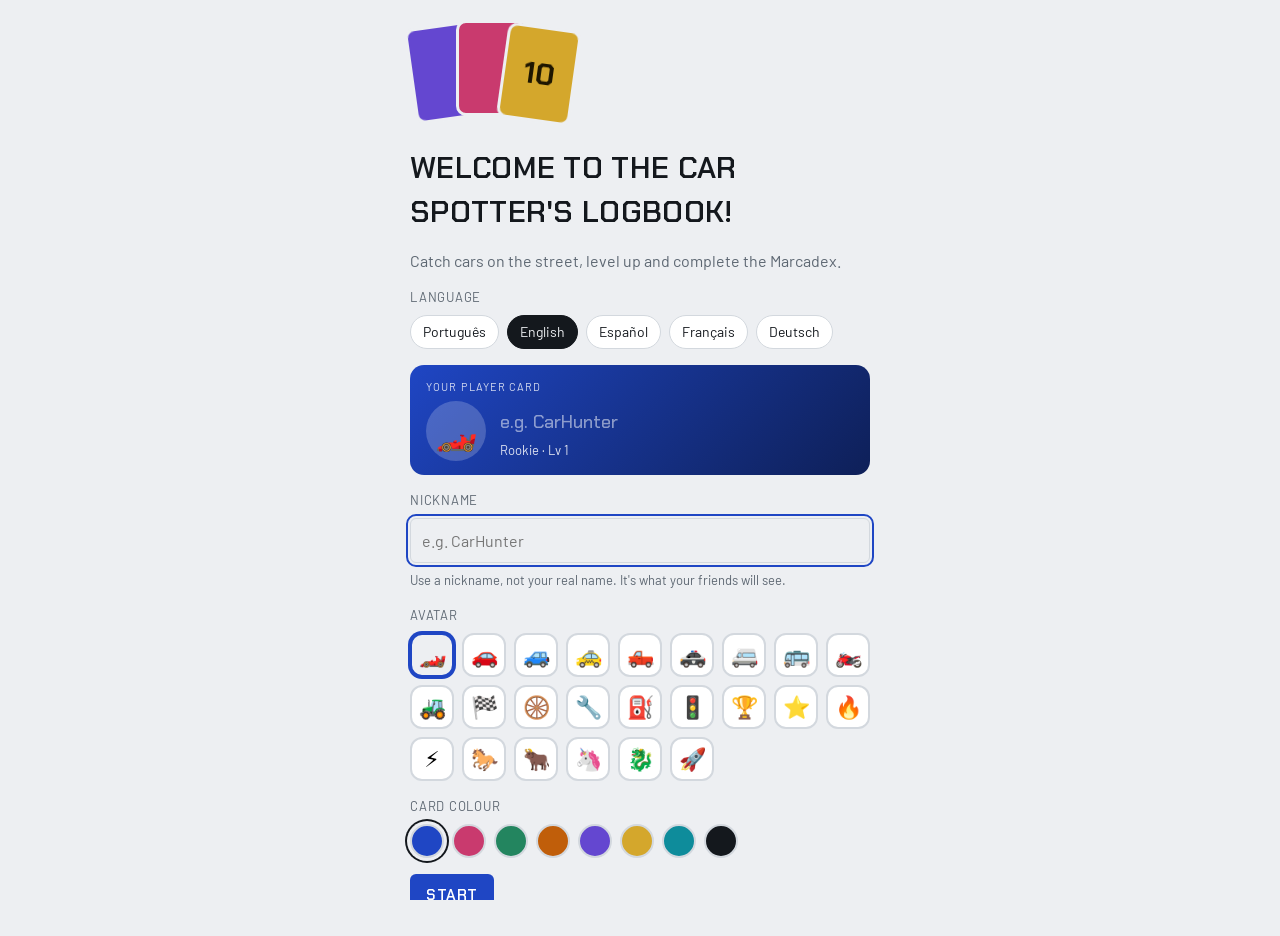
<file: index.html>
<!doctype html>
<html lang="pt-PT">
<head>
<meta charset="utf-8">
<meta name="viewport" content="width=device-width,initial-scale=1,viewport-fit=cover">
<title>Caderneta de Carros</title>
<meta name="description" content="A tua caderneta de carros apanhados na rua, com raridades, Marcadex e fichas técnicas.">
<meta name="theme-color" content="#14181D">
<link rel="manifest" href="manifest.webmanifest">
<link rel="icon" href="icons/icon-192.png">
<link rel="apple-touch-icon" href="icons/icon-192.png">
<link rel="preconnect" href="https://fonts.googleapis.com">
<link rel="stylesheet" href="https://fonts.googleapis.com/css2?family=Chakra+Petch:wght@500;600;700&family=Barlow:wght@400;500;600&display=swap">
<link rel="stylesheet" href="style.css">
</head>
<body>

<div class="wrap">
  <div class="install" id="updateBar" hidden><span></span><button class="btn" type="button"></button></div>
  <div class="install" id="installBar" hidden><span data-i18n="install"></span><button class="btn" type="button" id="installBtn" data-i18n="installBtn"></button></div>
  <header>
    <div class="head-top">
      <h1 data-i18n="appName"></h1>
      <button class="me" type="button" id="meBtn" hidden aria-pressed="false"><span class="av" id="meAv"></span><span id="meNick"></span><span class="melvl" id="meLvl"></span></button>
    </div>
    <button class="lvlbar" type="button" id="lvlBar" hidden>
      <span class="lvlnum" id="lvlNum">1</span>
      <span class="lvlmid"><span class="lvlrow"><b id="lvlTitle"></b><small id="lvlTxt"></small></span><span class="pbar"><span id="lvlFill"></span></span></span>
    </button>
    <p class="sub" id="sub"></p>
    <button class="btn" id="openAdd" type="button" hidden data-i18n="add"></button>
  </header>

  <div class="tabs" role="tablist">
    <button class="tab" type="button" role="tab" data-mode="rua" aria-selected="true"><span data-i18n="tabRua"></span> <small id="cnt-rua"></small></button>
    <button class="tab" type="button" role="tab" data-mode="expo" aria-selected="false"><span data-i18n="tabExpo"></span> <small id="cnt-expo"></small></button>
    <button class="tab" type="button" role="tab" data-mode="dex" aria-selected="false"><span data-i18n="tabDex"></span> <small id="cnt-dex"></small></button>
    <button class="tab" type="button" role="tab" data-mode="friends" aria-selected="false"><span data-i18n="tabFriends"></span> <small id="cnt-friends"></small></button>
  </div>

  <div id="cadView" class="view">
  <section class="stats">
    <div class="stat"><b id="sCount">0</b><span data-i18n="statCars"></span></div>
    <div class="stat"><b id="sTop">–</b><span data-i18n="statTop"></span></div>
    <div class="stat"><b id="sPts">0</b><span data-i18n="statPts"></span></div>
  </section>

  <div class="sess" id="sessBar"></div>
  <div class="memory" id="memory" hidden></div>

  <section style="display:flex;flex-direction:column;gap:8px">
    <div class="scale" id="scale"></div>
    <div class="scale-cap"><span id="scaleLow"></span><span id="scaleHigh"></span></div>
    <div class="filter-note" id="filterNote" hidden></div>
  </section>

  <section class="panel" id="addPanel" hidden>
    <h2 id="addTitle"></h2>
    <div class="w-field"><span class="w-lab" data-i18n="cadLabel"></span>
      <div class="seg2" id="srcPick"><button type="button" data-s="rua" data-i18n="tabRua"></button><button type="button" data-s="expo" data-i18n="tabExpo"></button></div>
    </div>
    <div class="w-field"><span class="w-lab" data-i18n="photo"></span>
      <div class="photo-btns">
        <label class="btn filebtn solid"><span data-i18n="camera"></span><input type="file" id="fCam" accept="image/*" capture="environment" hidden></label>
        <label class="btn ghost filebtn"><span data-i18n="gallery"></span><input type="file" id="fPhoto" accept="image/jpeg,image/png,image/webp,image/heic" hidden></label>
      </div>
    </div>
    <div class="plate" id="plateBox" hidden>
      <p class="plate-hint"><b data-i18n="plateHintB"></b> <span data-i18n="plateHint"></span></p>
      <div class="plate-wrap"><canvas id="plateCv"></canvas></div>
      <div class="actions"><button class="btn ghost" id="plateUndo" type="button" disabled data-i18n="undo"></button><span class="plate-count" id="plateCount"></span></div>
    </div>
    <div class="row">
      <label><span data-i18n="brand"></span> <input id="fBrand" data-i18n-ph="brandPh" autocomplete="off" list="brandList"></label>
      <label><span data-i18n="model"></span> <input id="fModel" data-i18n-ph="modelPh" autocomplete="off" list="modelList"></label>
    </div>
    <datalist id="brandList"></datalist>
    <div class="tierpick">
      <label for="fTier" data-i18n="rarity"></label>
      <input type="range" id="fTier" min="1" max="10" step="1" value="2">
      <div class="now" id="tierNow"></div>
      <div class="suggest" id="suggest" hidden></div>
    </div>
    <datalist id="modelList"></datalist>
    <div class="row">
      <label><span data-i18n="date"></span> <input type="date" id="fDate"></label>
      <label><span data-i18n="where"></span> <input id="fPlace" data-i18n-ph="wherePh" autocomplete="off"></label>
    </div>
    <div class="w-field"><span class="w-lab" data-i18n="color"></span><div class="colors" id="colorPick"></div></div>
    <label><span data-i18n="note"></span> <textarea id="fNote" data-i18n-ph="notePh"></textarea></label>
    <label class="check"><input type="checkbox" id="useGps"> <span data-i18n="useGps"></span></label>
    <div class="msg" id="formMsg" hidden></div>
    <div class="actions">
      <button class="btn" id="saveBtn" type="button" data-i18n="save"></button>
      <button class="btn ghost" id="cancelBtn" type="button" data-i18n="cancel"></button>
    </div>
  </section>

  <div class="backupbar" id="backupBar" hidden><span id="backupTxt"></span><div class="actions"><button class="btn" type="button" id="backupNow" data-i18n="exportBtn"></button><button class="btn ghost" type="button" id="backupLater" data-i18n="later"></button></div></div>
  <div class="tools">
    <input type="search" id="qCars" data-i18n-ph="searchCarsPh" autocomplete="off">
    <select id="sortCars"><option value="rar" data-i18n="sort_rar"></option><option value="new" data-i18n="sort_new"></option><option value="old" data-i18n="sort_old"></option><option value="brand" data-i18n="sort_brand"></option></select>
    <button type="button" class="vbtn" id="viewBtn" aria-pressed="false">▦</button>
  </div>
  <section id="list" style="display:flex;flex-direction:column;gap:26px" aria-live="polite"></section>

  <details class="guide" id="appMenu">
    <summary data-i18n="backupTitle"></summary>
    <div class="app-menu">
      <p data-i18n="backupText"></p>
      <div class="actions">
        <button class="btn" type="button" id="exportBtn" data-i18n="exportBtn"></button>
        <label class="btn ghost filebtn"><span data-i18n="importBtn"></span><input type="file" id="importFile" accept="application/json,.json" hidden></label>
      </div>
      <div class="confirm" id="importConfirm" hidden>
        <span id="importInfo"></span>
        <div class="actions"><button class="btn" type="button" id="importYes" data-i18n="importYes"></button><button class="btn ghost" type="button" id="importNo" data-i18n="cancel"></button></div>
      </div>
      <span class="app-msg" id="appMsg" role="status"></span>
      <p data-i18n="safetyText"></p>
      <p data-i18n="printText"></p>
      <div class="actions"><button class="btn ghost" type="button" id="printBtn" data-i18n="printBtn"></button></div>
      <a class="linkbtn" href="privacidade.html" target="_blank" rel="noopener" data-i18n="privacy"></a>
    </div>
  </details>

  <details class="guide">
    <summary id="guideTitle"></summary>
    <ol id="guide"></ol>
  </details>
  </div>

  <div id="dexView" class="view" hidden>
    <div class="dexextra" id="dexExtra"></div>
    <section class="dexhead">
      <div class="dexprog"><b id="dexCount">0</b> / <span id="dexTotal">0</span> <span data-i18n="dexProg"></span></div>
      <div class="pbar"><span id="dexBar"></span></div>
    </section>
    <div class="dexctl">
      <label><span data-i18n="searchBrand"></span> <input id="dexSearch" type="search" data-i18n-ph="searchPh" autocomplete="off"></label>
      <div class="chips" id="dexFilter">
        <button class="chip" type="button" data-f="all" aria-pressed="true" data-i18n="fAll"></button>
        <button class="chip" type="button" data-f="got" aria-pressed="false" data-i18n="fGot"></button>
        <button class="chip" type="button" data-f="miss" aria-pressed="false" data-i18n="fMiss"></button>
      </div>
      <div class="chips" id="dexTypes"></div>
    </div>
    <div class="dexgrid" id="dexGrid"></div>
  </div>

  <div id="playerView" class="view" hidden></div>

  <div id="friendsView" class="view" hidden>
    <section class="fsec">
      <h2 data-i18n="ranking"></h2>
      <ol class="rank" id="rank"></ol>
    </section>
    <section class="fsec" id="friendList"></section>
    <section class="panel">
      <h2 data-i18n="shareTitle"></h2>
      <p class="ptext" data-i18n="shareText"></p>
      <label class="check"><input type="checkbox" id="shareWithPhotos" checked> <span data-i18n="withPhotos"></span></label>
      <div class="actions"><button class="btn" type="button" id="shareBtn" data-i18n="shareBtn"></button></div>
      <span class="app-msg" id="shareMsg" role="status"></span>
    </section>
    <section class="panel">
      <h2 data-i18n="addFriendTitle"></h2>
      <p class="ptext" data-i18n="addFriendText"></p>
      <div class="actions"><label class="btn filebtn solid"><span data-i18n="addFriendBtn"></span><input type="file" id="friendFile" accept="application/json,text/plain,.json,.txt" hidden></label></div>
      <span class="app-msg" id="friendMsg" role="status"></span>
      <p class="ptext" data-i18n="safetyFriends"></p>
    </section>
  </div>
</div>

<div class="rv" id="rv" hidden role="dialog" aria-modal="true">
  <div class="rv-stage">
    <div class="rv-rays"></div>
    <div class="rv-card" id="rvCard"><div class="rv-face rv-back"><span>?</span></div><div class="rv-face rv-front" id="rvFront"></div></div>
    <div class="rv-msg" id="rvMsg"></div>
    <button class="btn" type="button" id="rvOk" data-i18n="rvOk"></button>
  </div>
</div>

<div class="ov" id="ov" hidden>
  <div class="ov-box" role="dialog" aria-modal="true" aria-labelledby="ovTitle">
    <div class="ov-bar"><span id="ovTitle" class="sect"></span><button class="btn ghost" type="button" id="ovClose"></button></div>
    <div id="ovBody"></div>
  </div>
</div>

<div class="tut" id="quiz" hidden role="dialog" aria-modal="true"><div class="tut-card quiz-card" id="quizCard"><div id="quizBody"></div></div></div>

<div class="tut" id="duel" hidden role="dialog" aria-modal="true"><div class="tut-card duel-card"><div id="duelBody"></div></div></div>

<div class="tut wrapup" id="wrapUp" hidden role="dialog" aria-modal="true"><div class="wr-card" id="wrapBody"></div></div>

<div class="toasts" id="toasts" aria-live="polite"></div>

<div class="tut" id="tut" hidden role="dialog" aria-modal="true" aria-labelledby="tutT">
  <div class="tut-card" id="tutCard">
    <div class="tut-scene" id="tutScene"></div>
    <h2 id="tutT"></h2>
    <p id="tutD"></p>
    <p class="tut-rules" id="tutRules" hidden></p>
    <div class="tut-dots" id="tutDots"></div>
    <div class="actions"><button class="btn" type="button" id="tutNext"></button><button class="btn ghost" type="button" id="tutSkip"></button></div>
  </div>
</div>

<div class="welcome" id="welcome" hidden role="dialog" aria-modal="true" aria-labelledby="wTitle">
  <div class="w-box">
    <div class="w-hero" aria-hidden="true"><span class="c1"></span><span class="c2"></span><span class="c3">10</span></div>
    <h2 id="wTitle"></h2>
    <p id="wText"></p>
    <div class="w-field">
      <span class="w-lab" data-i18n="chooseLang"></span>
      <div class="langs" id="langPick"></div>
    </div>
    <div class="wcard" id="wCard" aria-label="">
      <span class="wc-lab" data-i18n="previewCard"></span>
      <span class="wc-av" id="wcAv"></span>
      <span class="wc-nick" id="wcNick"></span>
      <span class="wc-lvl"><span data-i18n="title_1"></span> · Lv 1</span>
    </div>
    <label class="w-field"><span class="w-lab" data-i18n="nickLabel"></span>
      <input id="wNick" maxlength="20" autocomplete="off" data-i18n-ph="nickPh">
      <small data-i18n="nickHint"></small>
    </label>
    <div class="w-field">
      <span class="w-lab" data-i18n="avatarLabel"></span>
      <div class="avatars" id="avPick"></div>
    </div>
    <div class="w-field">
      <span class="w-lab" data-i18n="avColor"></span>
      <div class="colors" id="colPick"></div>
    </div>
    <span class="msg" id="wMsg" hidden></span>
    <div class="actions"><button class="btn" type="button" id="wGo"></button><button class="btn ghost" type="button" id="wCancel" hidden data-i18n="cancel"></button></div>
  </div>
</div>

<script src="data.js"></script>
<script src="app.js"></script>
<script src="game.js"></script>
<script src="extras.js"></script>
<script src="fun.js"></script>
<script src="duel.js"></script>
<script src="tools.js"></script>
</body>
</html>
</file>
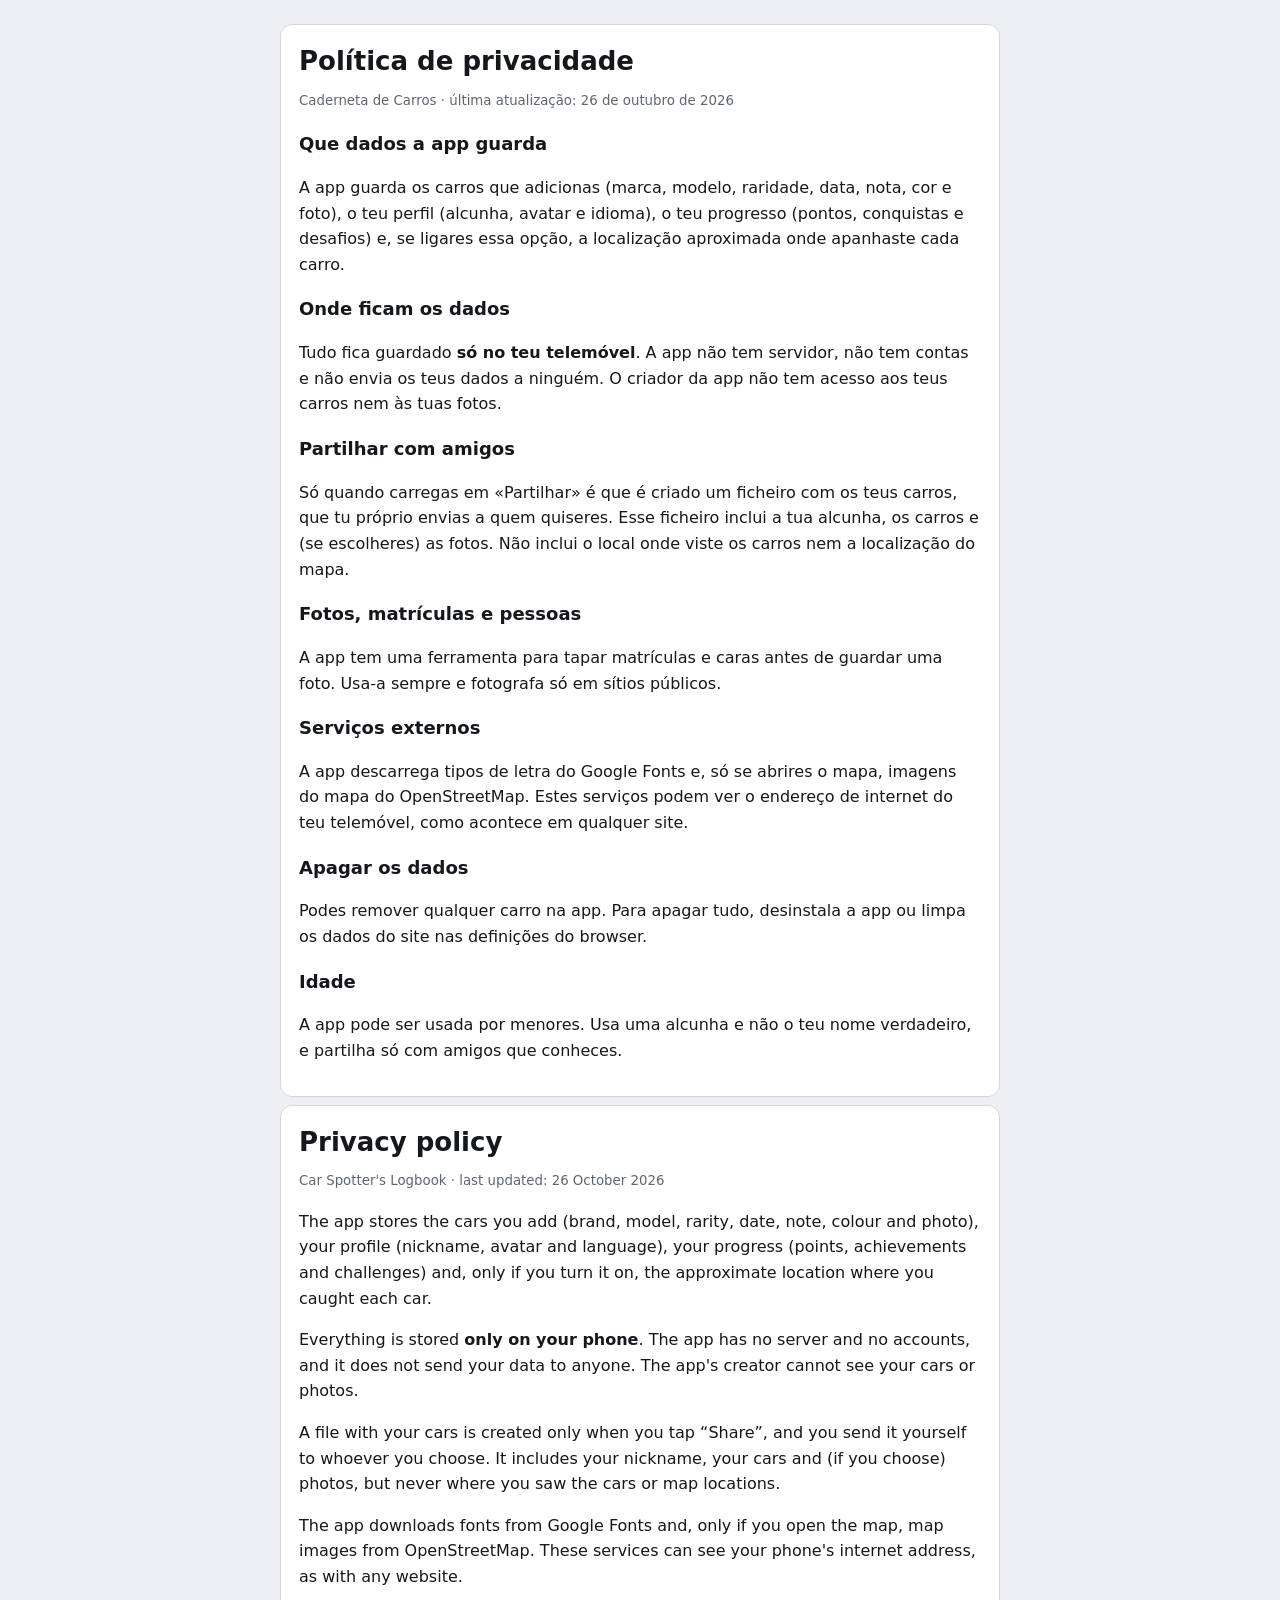
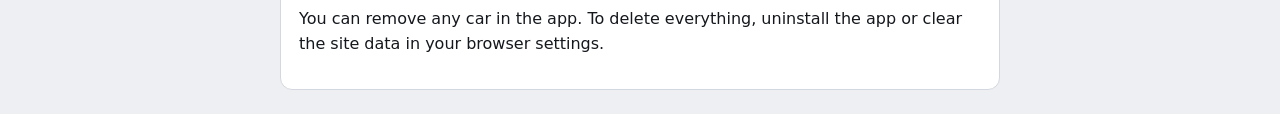
<file: privacidade.html>
<!doctype html>
<html lang="pt-PT">
<head>
<meta charset="utf-8">
<meta name="viewport" content="width=device-width,initial-scale=1">
<title>Caderneta de Carros · Privacidade</title>
<style>
  :root { --bg: #EDEFF2; --fg: #14181D; --muted: #5D6772; --line: #D3D8DE; --surface: #fff; }
  @media (prefers-color-scheme: dark) { :root { --bg: #0E1114; --fg: #E7EBEE; --muted: #94A0AB; --line: #29303A; --surface: #171B20; color-scheme: dark; } }
  body { margin: 0; background: var(--bg); color: var(--fg); font: 16px/1.6 system-ui, "Segoe UI", sans-serif; padding: 24px max(16px, env(safe-area-inset-left)); }
  main { max-width: 720px; margin: 0 auto; display: flex; flex-direction: column; gap: 8px; }
  h1 { font-size: 26px; margin: 0 0 4px; } h2 { font-size: 18px; margin: 18px 0 0; }
  p, li { color: var(--fg); } small { color: var(--muted); }
  section { background: var(--surface); border: 1px solid var(--line); border-radius: 12px; padding: 16px 18px; }
</style>
</head>
<body>
<main>
<section lang="pt-PT">
  <h1>Política de privacidade</h1>
  <small>Caderneta de Carros · última atualização: 26 de outubro de 2026</small>
  <h2>Que dados a app guarda</h2>
  <p>A app guarda os carros que adicionas (marca, modelo, raridade, data, nota, cor e foto), o teu perfil (alcunha, avatar e idioma), o teu progresso (pontos, conquistas e desafios) e, se ligares essa opção, a localização aproximada onde apanhaste cada carro.</p>
  <h2>Onde ficam os dados</h2>
  <p>Tudo fica guardado <b>só no teu telemóvel</b>. A app não tem servidor, não tem contas e não envia os teus dados a ninguém. O criador da app não tem acesso aos teus carros nem às tuas fotos.</p>
  <h2>Partilhar com amigos</h2>
  <p>Só quando carregas em «Partilhar» é que é criado um ficheiro com os teus carros, que tu próprio envias a quem quiseres. Esse ficheiro inclui a tua alcunha, os carros e (se escolheres) as fotos. Não inclui o local onde viste os carros nem a localização do mapa.</p>
  <h2>Fotos, matrículas e pessoas</h2>
  <p>A app tem uma ferramenta para tapar matrículas e caras antes de guardar uma foto. Usa-a sempre e fotografa só em sítios públicos.</p>
  <h2>Serviços externos</h2>
  <p>A app descarrega tipos de letra do Google Fonts e, só se abrires o mapa, imagens do mapa do OpenStreetMap. Estes serviços podem ver o endereço de internet do teu telemóvel, como acontece em qualquer site.</p>
  <h2>Apagar os dados</h2>
  <p>Podes remover qualquer carro na app. Para apagar tudo, desinstala a app ou limpa os dados do site nas definições do browser.</p>
  <h2>Idade</h2>
  <p>A app pode ser usada por menores. Usa uma alcunha e não o teu nome verdadeiro, e partilha só com amigos que conheces.</p>
</section>
<section lang="en">
  <h1>Privacy policy</h1>
  <small>Car Spotter's Logbook · last updated: 26 October 2026</small>
  <p>The app stores the cars you add (brand, model, rarity, date, note, colour and photo), your profile (nickname, avatar and language), your progress (points, achievements and challenges) and, only if you turn it on, the approximate location where you caught each car.</p>
  <p>Everything is stored <b>only on your phone</b>. The app has no server and no accounts, and it does not send your data to anyone. The app's creator cannot see your cars or photos.</p>
  <p>A file with your cars is created only when you tap “Share”, and you send it yourself to whoever you choose. It includes your nickname, your cars and (if you choose) photos, but never where you saw the cars or map locations.</p>
  <p>The app downloads fonts from Google Fonts and, only if you open the map, map images from OpenStreetMap. These services can see your phone's internet address, as with any website.</p>
  <p>You can remove any car in the app. To delete everything, uninstall the app or clear the site data in your browser settings.</p>
</section>
</main>
</body>
</html>
</file>
<file: style.css>
/* Layout: caderneta de cromos — escala de 10 níveis no topo, depois os carros agrupados do mais raro para o mais comum */
:root {
  --bg: #EDEFF2;
  --surface: #FFFFFF;
  --ink: #14181D;
  --muted: #5D6772;
  --line: #D3D8DE;
  --accent: #1F46C4;
  --accent-ink: #FFFFFF;
  --danger: #B42318;
  --t1: #7A838C; --t2: #557488; --t3: #23855F; --t4: #2F72C4; --t5: #6447D0;
  --t6: #9C38BA; --t7: #C93A6E; --t8: #C05E0A; --t9: #D4A72C; --t9-on: #1E1600;
  --ty-popular: #23855F; --ty-premium: #2F72C4; --ty-desportiva: #C93A6E; --ty-super: #C05E0A;
  --ty-hiper: #D4A72C; --ty-luxo: #6447D0; --ty-eletrica: #0E8C9B; --ty-classica: #7A6A58; --ty-trabalho: #557488;
  --display: "Chakra Petch", "Arial Narrow", system-ui, sans-serif;
  --body: "Barlow", "Segoe UI", system-ui, sans-serif;
}
@media (prefers-color-scheme: dark) { :root:not([data-theme="light"]) {
  --bg: #0E1114; --surface: #171B20; --ink: #E7EBEE; --muted: #94A0AB; --line: #29303A;
  --accent: #7C98FF; --accent-ink: #0B1230; --danger: #FF7B6E; color-scheme: dark;
} }
:root[data-theme="dark"] {
  --bg: #0E1114; --surface: #171B20; --ink: #E7EBEE; --muted: #94A0AB; --line: #29303A;
  --accent: #7C98FF; --accent-ink: #0B1230; --danger: #FF7B6E; color-scheme: dark;
}
* { box-sizing: border-box; }
html { padding-top: env(safe-area-inset-top, 0px); padding-bottom: env(safe-area-inset-bottom, 0px); color-scheme: light; -webkit-text-size-adjust: 100%; }
body { margin: 0; }
img { max-width: 100%; }
[hidden] { display: none !important; }
body {
  background: var(--bg); color: var(--ink); font-family: var(--body); font-size: 16px; line-height: 1.45;
  padding-left: max(16px, env(safe-area-inset-left, 0px));
  padding-right: max(16px, env(safe-area-inset-right, 0px));
  padding-block: 20px 48px;
}
.wrap { max-width: 920px; margin: 0 auto; display: flex; flex-direction: column; gap: 22px; }
h1, h2, h3 { font-family: var(--display); margin: 0; text-wrap: balance; letter-spacing: 0.01em; }
h1 { font-size: clamp(28px, 7vw, 40px); font-weight: 700; line-height: 1.05; text-transform: uppercase; }
h2 { font-size: 20px; font-weight: 600; text-transform: uppercase; }
.sub { color: var(--muted); margin: 6px 0 0; }
header { display: flex; flex-direction: column; align-items: flex-start; gap: 10px; }
.head-top { display: flex; align-items: center; justify-content: space-between; gap: 12px; width: 100%; }
.head-top h1 { min-width: 0; }
button { font: inherit; cursor: pointer; }
button:focus-visible, input:focus-visible, textarea:focus-visible, select:focus-visible, summary:focus-visible { outline: 2px solid var(--accent); outline-offset: 2px; }
.btn { border: 0; border-radius: 6px; padding: 11px 16px; font-family: var(--display); font-weight: 600; font-size: 15px; text-transform: uppercase; letter-spacing: 0.04em; background: var(--accent); color: var(--accent-ink); }
.btn.ghost { background: transparent; color: var(--ink); border: 1px solid var(--line); }
.btn:disabled { opacity: .5; cursor: default; }

/* Contadores */
.stats { display: grid; grid-template-columns: repeat(3, 1fr); border-top: 2px solid var(--ink); border-bottom: 1px solid var(--line); }
.stat { padding: 10px 4px; display: flex; flex-direction: column; gap: 2px; }
.stat + .stat { border-left: 1px solid var(--line); padding-left: 12px; }
.stat b { font-family: var(--display); font-size: 30px; font-weight: 700; line-height: 1; font-variant-numeric: tabular-nums; }
.stat span { font-size: 12px; text-transform: uppercase; letter-spacing: 0.08em; color: var(--muted); }

/* Escala de raridade */
.tabs { display: grid; grid-template-columns: repeat(4, 1fr); border: 1px solid var(--line); border-radius: 8px; padding: 4px; gap: 4px; background: var(--surface); }
.tab { border: 0; border-radius: 5px; padding: 10px 8px; background: transparent; color: var(--muted); font-family: var(--display); font-weight: 600; font-size: 15px; text-transform: uppercase; letter-spacing: .04em; display: flex; flex-direction: column; align-items: center; gap: 1px; }
.tab small { font-family: var(--body); font-weight: 500; font-size: 12px; text-transform: none; letter-spacing: 0; }
.tab[aria-selected="true"] { background: var(--ink); color: var(--bg); }
.scale { display: grid; grid-template-columns: repeat(var(--n, 10), 1fr); gap: 4px; }
.seg { border: 0; padding: 0; background: none; display: flex; flex-direction: column; align-items: stretch; gap: 5px; color: var(--ink); }
.seg .bar { height: 46px; border-radius: 4px; background: var(--c); position: relative; display: flex; align-items: end; justify-content: center; padding-bottom: 4px; color: #fff; font-family: var(--display); font-weight: 700; font-size: 18px; font-variant-numeric: tabular-nums; opacity: .38; transition: opacity .15s, transform .15s; }
.seg.has .bar { opacity: 1; }
.seg[data-c="9"] .bar { color: var(--t9-on); }
.seg[data-c="10"] .bar { background: linear-gradient(160deg, #ff6aa8, #ffb347, #6be3a8, #6fa8ff, #b77bff); color: #1b1030; }
.seg .lvl { font-size: 11px; text-align: center; color: var(--muted); font-variant-numeric: tabular-nums; }
.seg.on .bar { opacity: 1; transform: translateY(-3px); box-shadow: 0 0 0 2px var(--bg), 0 0 0 4px var(--ink); }
.scale-cap { display: flex; justify-content: space-between; font-size: 12px; color: var(--muted); text-transform: uppercase; letter-spacing: .08em; }
.filter-note { font-size: 14px; color: var(--muted); display: flex; gap: 8px; align-items: center; flex-wrap: wrap; }
.linkbtn { border: 0; background: none; color: var(--accent); padding: 0; text-decoration: underline; }

/* Badge de raridade */
.badge { display: inline-flex; align-items: center; gap: 6px; padding: 3px 9px 3px 3px; border-radius: 4px; background: var(--c); color: #fff; font-family: var(--display); font-weight: 600; font-size: 13px; text-transform: uppercase; letter-spacing: .04em; white-space: nowrap; }
.badge i { font-style: normal; background: rgba(0,0,0,.22); border-radius: 3px; padding: 0 6px; font-variant-numeric: tabular-nums; }
.badge.t9 { color: var(--t9-on); }
.badge.t10 { background: linear-gradient(100deg, #ff6aa8, #ffb347, #6be3a8, #6fa8ff, #b77bff); color: #1b1030; }

/* Formulário */
.panel { background: var(--surface); border: 1px solid var(--line); border-radius: 10px; padding: 16px; display: flex; flex-direction: column; gap: 14px; }
.panel h2 { font-size: 18px; }
.row { display: grid; grid-template-columns: 1fr 1fr; gap: 12px; }
@media (max-width: 520px) { .row { grid-template-columns: 1fr; } }
label { display: flex; flex-direction: column; gap: 5px; font-size: 13px; text-transform: uppercase; letter-spacing: .06em; color: var(--muted); min-width: 0; }
input, textarea { font: inherit; font-size: 16px; color: var(--ink); background: var(--bg); border: 1px solid var(--line); border-radius: 6px; padding: 10px 11px; width: 100%; text-transform: none; letter-spacing: 0; }
textarea { min-height: 70px; resize: vertical; }
.photo-pick { display: flex; gap: 12px; align-items: center; flex-wrap: wrap; }
.photo-pick img { width: 120px; height: 80px; object-fit: cover; border-radius: 6px; border: 1px solid var(--line); }
.plate { display: flex; flex-direction: column; gap: 8px; }
.plate-hint { margin: 0; font-size: 14px; background: var(--bg); border-radius: 6px; padding: 8px 10px; }
.plate-wrap { background: #000; border-radius: 8px; overflow: hidden; display: grid; place-items: center; }
#plateCv { display: block; max-width: 100%; max-height: 60vh; width: auto; height: auto; touch-action: none; cursor: crosshair; }
.plate-count { font-size: 13px; color: var(--muted); align-self: center; }
.ask { display: flex; flex-direction: column; gap: 6px; }
.ask-out { font-size: 15px; color: var(--ink); background: var(--bg); border-radius: 6px; padding: 10px 12px; border: 1px dashed var(--line); }
.tierpick { display: flex; flex-direction: column; gap: 8px; }
.tierpick input[type=range] { padding: 0; background: none; border: 0; accent-color: var(--accent); }
.tierpick .now { display: flex; align-items: center; gap: 10px; flex-wrap: wrap; font-size: 14px; color: var(--muted); text-transform: none; letter-spacing: 0; }
.actions { display: flex; gap: 10px; flex-wrap: wrap; }
.msg { font-size: 14px; color: var(--danger); }

/* Lista de carros */
.group { display: flex; flex-direction: column; gap: 12px; }
.group-head { display: flex; align-items: center; gap: 10px; border-bottom: 1px solid var(--line); padding-bottom: 8px; }
.group-head small { color: var(--muted); font-size: 14px; }
.grid { display: grid; grid-template-columns: repeat(auto-fill, minmax(250px, 1fr)); gap: 14px; }
.card { background: var(--surface); border: 1px solid var(--line); border-radius: 10px; overflow: hidden; display: flex; flex-direction: column; min-width: 0; }
.card .ph { aspect-ratio: 16 / 10; max-width: 100%; background: var(--bg); position: relative; }
.card .ph img { width: 100%; height: 100%; object-fit: cover; display: block; position: relative; z-index: 1; }
.card .ph .none { position: absolute; inset: 0; display: grid; place-items: center; color: var(--muted); font-size: 13px; text-transform: uppercase; letter-spacing: .08em; }
.card .ph .badge { position: absolute; left: 10px; top: 10px; }
.card .bd { padding: 12px 14px 14px; display: flex; flex-direction: column; gap: 6px; min-width: 0; }
.card h3 { font-size: 19px; font-weight: 600; line-height: 1.15; }
.card .brand { font-size: 12px; text-transform: uppercase; letter-spacing: .1em; color: var(--muted); }
.card .meta { font-size: 13px; color: var(--muted); font-variant-numeric: tabular-nums; }
.card p { margin: 0; font-size: 15px; overflow-wrap: anywhere; }
.card .del { align-self: start; margin-top: 4px; border: 0; background: none; color: var(--muted); font-size: 13px; padding: 2px 0; text-decoration: underline; }
.card .del.sure { color: var(--danger); font-weight: 600; }
.empty { background: var(--surface); border: 1px dashed var(--line); border-radius: 10px; padding: 26px 18px; text-align: center; color: var(--muted); }
.empty b { display: block; font-family: var(--display); color: var(--ink); font-size: 18px; text-transform: uppercase; margin-bottom: 4px; }

/* Guia dos níveis */
details.guide { background: var(--surface); border: 1px solid var(--line); border-radius: 10px; }
details.guide summary { padding: 14px 16px; font-family: var(--display); font-weight: 600; text-transform: uppercase; letter-spacing: .04em; cursor: pointer; }
.guide ol { list-style: none; margin: 0; padding: 0 16px 14px; display: flex; flex-direction: column; }
.guide li { display: grid; grid-template-columns: 130px 1fr; gap: 12px; padding: 10px 0; border-top: 1px solid var(--line); align-items: start; }
.guide li div { min-width: 0; font-size: 15px; }
.guide li small { display: block; color: var(--muted); font-size: 13px; margin-top: 2px; }
@media (max-width: 520px) { .guide li { grid-template-columns: 1fr; gap: 6px; } }
.view { display: flex; flex-direction: column; gap: 22px; }
/* Marcadex */
.dexhead { display: flex; flex-direction: column; gap: 8px; border-top: 2px solid var(--ink); padding-top: 10px; }
.dexprog { font-family: var(--display); font-size: 18px; text-transform: uppercase; letter-spacing: .03em; }
.dexprog b { font-size: 34px; font-variant-numeric: tabular-nums; }
.pbar { height: 10px; border-radius: 5px; background: var(--line); overflow: hidden; }
.pbar span { display: block; height: 100%; background: var(--accent); width: 0; transition: width .3s; }
.dexctl { display: flex; flex-direction: column; gap: 10px; }
.chips { display: flex; flex-wrap: wrap; gap: 6px; }
.chip { border: 1px solid var(--line); background: var(--surface); color: var(--ink); border-radius: 999px; padding: 6px 12px; font-size: 14px; }
.chip[aria-pressed="true"] { background: var(--ink); color: var(--bg); border-color: var(--ink); }
.chip .dot { display: inline-block; width: 9px; height: 9px; border-radius: 50%; background: var(--ty); margin-right: 6px; }
.dexgrid { display: grid; grid-template-columns: repeat(auto-fill, minmax(170px, 1fr)); gap: 10px; }
.dex { background: var(--surface); border: 1px solid var(--line); border-radius: 10px; padding: 12px; display: flex; flex-direction: column; gap: 6px; min-width: 0; }
.dex .top { display: flex; justify-content: space-between; align-items: center; gap: 6px; }
.dex .num { font-family: var(--display); font-weight: 600; color: var(--muted); font-variant-numeric: tabular-nums; font-size: 14px; }
.dex .type { font-size: 11px; text-transform: uppercase; letter-spacing: .06em; font-weight: 600; color: #fff; background: var(--ty); border-radius: 3px; padding: 2px 6px; white-space: nowrap; }
.dex .type.hiper { color: #1E1600; }
.dex .mono { width: 56px; height: 56px; border-radius: 50%; display: grid; place-items: center; font-family: var(--display); font-weight: 700; font-size: 20px; background: var(--ty); color: #fff; }
.dex .mono.hiper { color: #1E1600; }
.dex h3 { font-size: 17px; line-height: 1.15; overflow-wrap: anywhere; }
.dex .meta { font-size: 13px; color: var(--muted); }
.dex p { margin: 0; font-size: 14px; }
.dex .seen { font-size: 13px; font-weight: 600; color: var(--ink); border-top: 1px solid var(--line); padding-top: 6px; overflow-wrap: anywhere; }
.dex.locked { background: transparent; border-style: dashed; }
.dex.locked .mono { background: var(--line); color: var(--muted); }
.dex.locked h3 { color: var(--muted); }
.dex.locked .type { background: var(--line); color: var(--muted); }
.dex.locked .lock { color: var(--muted); font-size: 13px; }
.card { cursor: pointer; }
.card:hover { border-color: var(--muted); }
.card:focus-visible { outline: 2px solid var(--accent); outline-offset: 2px; }
button.dex { font: inherit; color: inherit; text-align: left; cursor: pointer; }
button.dex:hover { border-color: var(--muted); }
.dex .mc { font-size: 12px; color: var(--muted); font-variant-numeric: tabular-nums; }
/* Janela por cima */
.ov { position: fixed; inset: 0; z-index: 50; background: rgba(8, 10, 14, .72); overflow-y: auto;
  padding-top: max(16px, env(safe-area-inset-top, 0px)); padding-bottom: max(16px, env(safe-area-inset-bottom, 0px));
  padding-left: max(12px, env(safe-area-inset-left, 0px)); padding-right: max(12px, env(safe-area-inset-right, 0px)); }
.ov-box { max-width: 920px; margin: 0 auto; background: var(--surface); color: var(--ink); border-radius: 12px; padding: 14px; display: flex; flex-direction: column; gap: 14px; }
.ov-bar { display: flex; justify-content: space-between; align-items: center; gap: 10px; }
.ov-bar .btn { padding: 8px 14px; }
.lb-img { background: #000; border-radius: 8px; overflow: hidden; display: grid; place-items: center; min-height: 160px; }
.lb-img img { width: 100%; max-height: 72vh; object-fit: contain; display: block; }
.lb-img .none { color: #9aa3ad; padding: 40px; text-transform: uppercase; letter-spacing: .08em; font-size: 13px; }
.lb-info { display: flex; flex-direction: column; gap: 6px; }
.lb-info .brand { font-size: 12px; text-transform: uppercase; letter-spacing: .1em; color: var(--muted); }
.lb-info h2 { font-size: 24px; }
.lb-info .meta { font-size: 14px; color: var(--muted); }
.lb-info p { margin: 0; }
.lb-nav { display: flex; justify-content: space-between; align-items: center; gap: 10px; font-variant-numeric: tabular-nums; color: var(--muted); }
.bh { display: grid; grid-template-columns: auto 1fr; gap: 14px; align-items: center; }
.bh .mono { width: 72px; height: 72px; border-radius: 50%; display: grid; place-items: center; font-family: var(--display); font-weight: 700; font-size: 26px; background: var(--ty); color: #fff; }
.bh .mono.hiper { color: #1E1600; }
.bh .mono.lockd { background: var(--line); color: var(--muted); }
.bh h2 { font-size: 26px; }
.bh .meta { color: var(--muted); font-size: 14px; }
.bh .num { font-family: var(--display); color: var(--muted); font-variant-numeric: tabular-nums; }
.bfact { margin: 0; background: var(--bg); border-radius: 8px; padding: 10px 12px; }
.mgrid { display: grid; grid-template-columns: repeat(auto-fill, minmax(140px, 1fr)); gap: 10px; }
.mt { border: 1px solid var(--line); border-radius: 8px; background: var(--surface); color: var(--ink); padding: 0; overflow: hidden; display: flex; flex-direction: column; text-align: left; font: inherit; min-width: 0; }
.mt .th { aspect-ratio: 4 / 3; max-width: 100%; background: var(--bg); display: grid; place-items: center; position: relative; }
.mt .th img { width: 100%; height: 100%; object-fit: cover; display: block; }
.mt .th .q { font-family: var(--display); font-weight: 700; font-size: 28px; color: var(--muted); }
.mt .tx { padding: 7px 9px 9px; display: flex; flex-direction: column; gap: 2px; min-width: 0; }
.mt .tx b { font-size: 14px; overflow-wrap: anywhere; }
.mt .tx small { font-size: 12px; color: var(--muted); font-variant-numeric: tabular-nums; }
button.mt { cursor: pointer; }
button.mt:hover { border-color: var(--muted); }
.mt.locked { border-style: dashed; background: transparent; }
.mt.locked .tx b { color: var(--muted); font-weight: 500; }
.mt .th .rb { position: absolute; left: 6px; top: 6px; z-index: 1; }
.mt .th .rb .badge { font-size: 11px; padding: 2px 6px 2px 2px; gap: 4px; }
.mt .th .rb .badge i { padding: 0 4px; }
.mt.locked .th .rb { opacity: .85; }
.mt .th .spc { position: absolute; right: 6px; top: 6px; z-index: 1; font-size: 13px; line-height: 1; background: var(--surface); border: 1px solid var(--line); border-radius: 999px; padding: 3px 5px; }
.hist { margin: 0; line-height: 1.55; }
.hist.lockd { color: var(--muted); }
.mh { display: flex; flex-direction: column; gap: 6px; }
.mh .num { font-family: var(--display); color: var(--muted); font-size: 14px; text-transform: uppercase; letter-spacing: .05em; }
.mh h2 { font-size: 28px; }
.mh .rr { display: flex; align-items: center; gap: 8px; flex-wrap: wrap; color: var(--muted); font-size: 14px; }
.spec { border: 1px solid var(--line); border-radius: 10px; padding: 12px; display: flex; flex-direction: column; gap: 10px; background: var(--surface); }
.spec h4 { margin: 0; font-family: var(--display); font-size: 16px; text-transform: uppercase; letter-spacing: .04em; }
.stats2 { display: flex; flex-direction: column; gap: 7px; }
.st { display: grid; grid-template-columns: 112px 1fr auto; gap: 8px; align-items: center; font-size: 13px; }
.st .lab { color: var(--muted); text-transform: uppercase; letter-spacing: .05em; font-size: 11px; }
.st .tr { height: 9px; border-radius: 5px; background: var(--line); overflow: hidden; }
.st .tr span { display: block; height: 100%; width: 0; border-radius: 5px; background: var(--sc); transition: width 1s cubic-bezier(.2,.8,.2,1); }
.st b { font-variant-numeric: tabular-nums; font-size: 14px; white-space: nowrap; }
.kv { display: grid; grid-template-columns: max-content 1fr; gap: 4px 12px; margin: 0; font-size: 14px; }
.kv dt { color: var(--muted); }
.kv dd { margin: 0; overflow-wrap: anywhere; }
.spec .cur { margin: 0; font-size: 14px; background: var(--bg); border-radius: 6px; padding: 8px 10px; }
.spec .vn { font-size: 12px; color: var(--muted); }
details.vspec { border: 1px solid var(--line); border-radius: 10px; background: var(--surface); }
details.vspec > summary { padding: 10px 12px; cursor: pointer; display: flex; gap: 8px; align-items: center; flex-wrap: wrap; font-weight: 600; }
details.vspec > summary small { color: var(--muted); font-weight: 400; font-variant-numeric: tabular-nums; }
details.vspec .spec { border: 0; border-top: 1px solid var(--line); border-radius: 0 0 10px 10px; }
.lb-spec { font-size: 14px; color: var(--ink); background: var(--bg); border-radius: 6px; padding: 8px 10px; font-variant-numeric: tabular-nums; }
@media (max-width: 420px) { .st { grid-template-columns: 92px 1fr auto; } }
.sect { font-family: var(--display); font-size: 15px; text-transform: uppercase; letter-spacing: .05em; color: var(--muted); margin: 4px 0 0; }
/* Animações */
.stat { position: relative; }
.pop { position: absolute; left: 12px; top: -6px; font-family: var(--display); font-weight: 700; font-size: 20px; color: var(--accent); pointer-events: none; animation: popUp 1.6s ease-out forwards; }
@keyframes popUp { 0% { opacity: 0; transform: translateY(14px) scale(.7); } 15% { opacity: 1; transform: translateY(0) scale(1.15); } 70% { opacity: 1; } 100% { opacity: 0; transform: translateY(-26px) scale(1); } }
.pbar span { transition: width 1.1s cubic-bezier(.2,.8,.2,1); }
.card.rare { box-shadow: 0 0 0 1px var(--c), 0 8px 24px -10px var(--c); border-color: transparent; }
.card .ph .badge { z-index: 2; }
.card.shine .ph::after { content: ""; position: absolute; inset: 0; z-index: 1; pointer-events: none;
  background: linear-gradient(115deg, transparent 35%, rgba(255,255,255,.55) 48%, rgba(255,255,255,.15) 54%, transparent 66%);
  background-size: 260% 100%; background-position: 130% 0; animation: sweep 3.4s ease-in-out infinite; }
@keyframes sweep { 0%, 35% { background-position: 130% 0; } 75%, 100% { background-position: -40% 0; } }
.card.uni { border: 2px solid transparent; box-shadow: 0 8px 28px -10px #b77bff;
  background: linear-gradient(var(--surface), var(--surface)) padding-box, linear-gradient(90deg, #ff6aa8, #ffb347, #6be3a8, #6fa8ff, #b77bff, #ff6aa8) border-box;
  background-size: 100% 100%, 300% 100%; animation: rainbow 4s linear infinite; }
@keyframes rainbow { to { background-position: 0 0, 300% 0; } }
.dex.unlock { animation: dexPop .75s cubic-bezier(.2,1.5,.4,1) both; animation-delay: var(--d, 0s); }
.dex.unlock .mono { animation: dexGlow 1.8s ease-out both; animation-delay: var(--d, 0s); }
@keyframes dexPop { 0% { transform: scale(.7) rotate(-4deg); opacity: 0; } 100% { transform: none; opacity: 1; } }
@keyframes dexGlow { 0% { box-shadow: 0 0 0 0 var(--ty); filter: brightness(1.8); } 60% { box-shadow: 0 0 0 14px transparent; filter: none; } 100% { box-shadow: none; } }
.newtag { font-size: 10px; font-weight: 700; letter-spacing: .08em; text-transform: uppercase; background: var(--accent); color: var(--accent-ink); border-radius: 3px; padding: 2px 6px; }
/* Revelar carta */
.rv { position: fixed; inset: 0; z-index: 60; background: rgba(6, 8, 12, .86); display: grid; place-items: center; overflow-y: auto;
  padding-top: max(16px, env(safe-area-inset-top, 0px)); padding-bottom: max(16px, env(safe-area-inset-bottom, 0px));
  padding-left: max(16px, env(safe-area-inset-left, 0px)); padding-right: max(16px, env(safe-area-inset-right, 0px)); }
.rv-stage { position: relative; display: flex; flex-direction: column; align-items: center; gap: 18px; width: 100%; max-width: 360px; }
.rv-rays { position: absolute; top: 50%; left: 50%; width: 560px; height: 560px; max-width: 160vw; margin: -330px 0 0 -280px; border-radius: 50%; pointer-events: none; opacity: 0; z-index: 0;
  background: repeating-conic-gradient(from 0deg, var(--c) 0 8deg, transparent 8deg 22deg); -webkit-mask: radial-gradient(circle, #000 20%, transparent 65%); mask: radial-gradient(circle, #000 20%, transparent 65%); }
.rv.done .rv-rays { opacity: .55; animation: spin 14s linear infinite; transition: opacity .6s; }
@keyframes spin { to { transform: rotate(360deg); } }
.rv-card { position: relative; z-index: 1; width: min(300px, 78vw); aspect-ratio: 3 / 4; transform-style: preserve-3d; transition: transform .9s cubic-bezier(.2,.8,.2,1); }
.rv-card.wiggle { animation: wiggle .5s ease-in-out 2; }
@keyframes wiggle { 0%, 100% { transform: rotate(0); } 25% { transform: rotate(-4deg) scale(1.02); } 75% { transform: rotate(4deg) scale(1.02); } }
.rv-card.flip { transform: rotateY(180deg); }
.rv-face { position: absolute; inset: 0; border-radius: 14px; overflow: hidden; backface-visibility: hidden; -webkit-backface-visibility: hidden; }
.rv-back { display: grid; place-items: center; background: repeating-linear-gradient(45deg, #1b2230 0 14px, #222b3b 14px 28px); border: 3px solid #3a4558; }
.rv-back span { font-family: var(--display); font-weight: 700; font-size: 96px; color: #6b7a92; }
.rv-front { transform: rotateY(180deg); background: var(--surface); color: var(--ink); display: flex; flex-direction: column; box-shadow: 0 0 0 3px var(--c), 0 0 46px -4px var(--c); }
.rv-front.uni { box-shadow: 0 0 0 3px #b77bff, 0 0 50px #ff6aa8; }
.rv-front .ph { flex: 1; min-height: 0; background: #000; display: grid; place-items: center; }
.rv-front .ph img { width: 100%; height: 100%; object-fit: cover; display: block; }
.rv-front .ph .none { color: #9aa3ad; font-size: 13px; text-transform: uppercase; letter-spacing: .08em; }
.rv-front .bd { padding: 12px 14px 14px; display: flex; flex-direction: column; gap: 6px; }
.rv-front .brand { font-size: 12px; text-transform: uppercase; letter-spacing: .1em; color: var(--muted); }
.rv-front h3 { font-size: 22px; }
.rv-msg { z-index: 1; text-align: center; color: #fff; display: flex; flex-direction: column; gap: 6px; opacity: 0; transform: translateY(10px); transition: opacity .5s .2s, transform .5s .2s; }
.rv.done .rv-msg { opacity: 1; transform: none; }
.rv-msg b { font-family: var(--display); font-size: 30px; }
.rv-msg span { font-size: 16px; }
.rv-msg .nb { font-family: var(--display); text-transform: uppercase; letter-spacing: .05em; color: #ffd76a; font-size: 18px; }
.rv .btn { z-index: 1; }
@media (prefers-reduced-motion: reduce) { * { transition: none !important; animation: none !important; } }
.app-menu { display: flex; flex-direction: column; gap: 12px; padding: 0 16px 16px; }
.app-menu p { margin: 0; font-size: 14px; color: var(--muted); }
.app-menu .actions { display: flex; gap: 10px; flex-wrap: wrap; }
.app-msg { font-size: 14px; }
.app-msg.err { color: var(--danger); }
.confirm { display: flex; flex-direction: column; gap: 8px; background: var(--bg); border-radius: 8px; padding: 10px 12px; }
.install { display: flex; gap: 10px; align-items: center; flex-wrap: wrap; background: var(--surface); border: 1px solid var(--line); border-radius: 10px; padding: 10px 12px; }
.install span { flex: 1; min-width: 180px; font-size: 14px; }

/* Separadores mais compactos em ecrãs pequenos */
@media (max-width: 460px) { .tab { font-size: 13px; padding: 9px 4px; } .tab small { font-size: 11px; } }
.sub { margin: 0; }
/* Perfil */
.me { display: inline-flex; align-items: center; gap: 8px; border: 1px solid var(--line); background: var(--surface); color: var(--ink); border-radius: 999px; padding: 4px 12px 4px 4px; font: inherit; font-weight: 600; font-size: 14px; max-width: 50%; flex-shrink: 0; }
.me span:last-child { overflow: hidden; text-overflow: ellipsis; white-space: nowrap; }
.av { display: inline-grid; place-items: center; width: 32px; height: 32px; border-radius: 50%; background: var(--bg); font-size: 18px; flex-shrink: 0; }
.av.big { width: 52px; height: 52px; font-size: 28px; }
/* Boas-vindas */
.welcome { position: fixed; inset: 0; z-index: 70; background: var(--bg); overflow-y: auto; display: grid; place-items: start center;
  padding-top: max(20px, env(safe-area-inset-top, 0px)); padding-bottom: max(20px, env(safe-area-inset-bottom, 0px));
  padding-left: max(16px, env(safe-area-inset-left, 0px)); padding-right: max(16px, env(safe-area-inset-right, 0px)); }
.w-box { width: 100%; max-width: 460px; display: flex; flex-direction: column; gap: 16px; }
.w-box h2 { font-size: clamp(24px, 6vw, 30px); text-transform: uppercase; }
.w-box p { margin: 0; color: var(--muted); }
.w-hero { position: relative; height: 110px; }
.w-hero span { position: absolute; width: 74px; height: 96px; border-radius: 10px; border: 3px solid var(--bg); }
.w-hero .c1 { left: 0; top: 4px; background: var(--t5); transform: rotate(-8deg); }
.w-hero .c2 { left: 46px; top: 0; background: var(--t7); }
.w-hero .c3 { left: 92px; top: 6px; background: var(--t9); transform: rotate(8deg); display: grid; place-items: center; font-family: var(--display); font-weight: 700; font-size: 30px; color: var(--t9-on); }
@media (prefers-reduced-motion: no-preference) { .w-hero span { animation: deal .6s cubic-bezier(.2,1.4,.4,1) both; } .w-hero .c2 { animation-delay: .1s; } .w-hero .c3 { animation-delay: .2s; } }
@keyframes deal { from { opacity: 0; transform: translateY(30px) rotate(0); } }
.w-field { display: flex; flex-direction: column; gap: 8px; }
.w-lab { font-size: 13px; text-transform: uppercase; letter-spacing: .06em; color: var(--muted); }
.w-field small { color: var(--muted); font-size: 13px; text-transform: none; letter-spacing: 0; }
.langs, .avatars { display: flex; flex-wrap: wrap; gap: 8px; }
.avb { width: 48px; height: 48px; border-radius: 12px; border: 2px solid var(--line); background: var(--surface); font-size: 24px; cursor: pointer; }
.avb[aria-pressed="true"] { border-color: var(--accent); background: var(--bg); box-shadow: 0 0 0 2px var(--accent); }
/* Amigos */
.fsec { display: flex; flex-direction: column; gap: 10px; }
.fsec h2 { font-size: 18px; }
.rank { list-style: none; margin: 0; padding: 0; display: flex; flex-direction: column; border-top: 2px solid var(--ink); }
.rank li { display: grid; grid-template-columns: 28px auto 1fr auto; gap: 10px; align-items: center; padding: 10px 4px; border-bottom: 1px solid var(--line); }
.rank li[data-uid] { cursor: pointer; }
.rank li[data-uid]:hover { background: var(--surface); }
.rank .pos { font-family: var(--display); font-weight: 700; font-size: 18px; color: var(--muted); text-align: center; font-variant-numeric: tabular-nums; }
.rank li:first-child .pos { color: var(--t9); }
.rank .who { display: flex; flex-direction: column; min-width: 0; }
.rank .who b { overflow: hidden; text-overflow: ellipsis; white-space: nowrap; }
.rank .who em { font-style: normal; font-size: 11px; text-transform: uppercase; letter-spacing: .06em; color: var(--accent); }
.rank .who small, .fcard small { color: var(--muted); font-size: 13px; }
.rank .pts { font-family: var(--display); font-weight: 700; font-size: 20px; font-variant-numeric: tabular-nums; }
.rank .me-row { background: var(--surface); }
.fgrid { display: grid; grid-template-columns: repeat(auto-fill, minmax(240px, 1fr)); gap: 10px; }
.fcard { display: flex; align-items: center; gap: 12px; text-align: left; font: inherit; color: var(--ink); background: var(--surface); border: 1px solid var(--line); border-radius: 10px; padding: 12px; cursor: pointer; min-width: 0; }
.fcard:hover { border-color: var(--muted); }
.fcard .who { display: flex; flex-direction: column; flex: 1; min-width: 0; }
.fcard .who b { overflow: hidden; text-overflow: ellipsis; white-space: nowrap; }
.fhead { display: flex; align-items: center; gap: 12px; }
.fhead h2 { font-size: 24px; overflow-wrap: anywhere; }
.ptext { margin: 0; font-size: 14px; color: var(--muted); }
.check { flex-direction: row; align-items: center; gap: 8px; text-transform: none; letter-spacing: 0; font-size: 15px; color: var(--ink); }
.check input { width: 20px; height: 20px; }
.filebtn { cursor: pointer; display: inline-flex; align-items: center; color: var(--ink); font-size: 15px; letter-spacing: .04em; }
.filebtn.solid { color: var(--accent-ink); }
.btn.danger { color: var(--danger); border-color: var(--danger); }

/* ===== v3: cartas colecionáveis ===== */
.card { border: 0; background: transparent; overflow: visible; gap: 8px; }
.card .cframe { position: relative; border-radius: 12px; padding: 7px; background: linear-gradient(160deg, var(--c, var(--t1)), color-mix(in srgb, var(--c, var(--t1)) 55%, #000)); box-shadow: 0 6px 18px -10px rgba(0,0,0,.5); overflow: hidden; }
.card.uni .cframe { background: linear-gradient(120deg, #ff6aa8, #ffb347, #6be3a8, #6fa8ff, #b77bff, #ff6aa8); background-size: 300% 100%; animation: rainbow 5s linear infinite; }
.card.uni, .card.rare { box-shadow: none; background: transparent; border: 0; animation: none; }
.card .chead { display: flex; justify-content: space-between; align-items: flex-start; gap: 8px; padding: 2px 4px 7px; color: #fff; }
.card.uni .chead, .card[style*="--t9"] .chead { color: #1b1030; }
.cname { display: flex; flex-direction: column; min-width: 0; }
.cname small { font-size: 10px; text-transform: uppercase; letter-spacing: .1em; opacity: .85; }
.cname b { font-family: var(--display); font-size: 17px; line-height: 1.1; overflow-wrap: anywhere; }
.cnum { font-family: var(--display); font-size: 12px; font-weight: 600; opacity: .85; font-variant-numeric: tabular-nums; }
.card .ph { border-radius: 7px; overflow: hidden; border: 2px solid rgba(255,255,255,.55); }
.card .cfoot { display: flex; align-items: center; justify-content: space-between; gap: 8px; padding: 7px 2px 1px; }
.card .cfoot .badge { background: rgba(0,0,0,.28); color: #fff; }
.card.uni .cfoot .badge { background: rgba(255,255,255,.55); color: #1b1030; }
.pips { display: flex; gap: 2px; flex-wrap: wrap; justify-content: flex-end; }
.pips i { width: 6px; height: 6px; border-radius: 50%; background: rgba(255,255,255,.9); box-shadow: 0 0 4px rgba(255,255,255,.7); }
.card .cstats { display: flex; gap: 6px; padding: 6px 2px 0; }
.card .cstats span { flex: 1; text-align: center; font-size: 12px; font-weight: 600; color: #fff; background: rgba(0,0,0,.25); border-radius: 5px; padding: 3px 4px; font-variant-numeric: tabular-nums; white-space: nowrap; }
.card .bd { padding: 0 4px; gap: 4px; }
.cdot { position: absolute; right: 8px; bottom: 8px; width: 16px; height: 16px; border-radius: 50%; border: 2px solid #fff; z-index: 2; box-shadow: 0 1px 4px rgba(0,0,0,.4); }
.card.foil .cframe::after, .card.shine .cframe::after { content: ""; position: absolute; inset: 0; pointer-events: none; z-index: 3;
  background: linear-gradient(115deg, transparent 35%, rgba(255,255,255,.45) 48%, rgba(255,255,255,.1) 54%, transparent 66%); background-size: 260% 100%; animation: sweep 4s ease-in-out infinite; }
.card.foil .cframe::after { opacity: .5; animation-duration: 6s; }
.card.shine .ph::after { display: none; }
.card:hover .cframe { transform: translateY(-2px); transition: transform .15s; }

/* carta grande holográfica */
.holo-wrap { perspective: 900px; width: min(340px, 86vw); }
.holo { --rx: 0deg; --ry: 0deg; --mx: 50%; --my: 50%; position: relative; border-radius: 16px; padding: 10px; color: #fff; overflow: hidden;
  background: linear-gradient(160deg, var(--c, var(--t1)), color-mix(in srgb, var(--c, var(--t1)) 50%, #000));
  transform: rotateX(var(--rx)) rotateY(var(--ry)); transition: transform .12s ease-out; box-shadow: 0 20px 40px -18px rgba(0,0,0,.6); touch-action: pan-y; }
.holo.uni { background: linear-gradient(120deg, #ff6aa8, #ffb347, #6be3a8, #6fa8ff, #b77bff); color: #1b1030; }
.holo .chead { display: flex; justify-content: space-between; gap: 8px; padding: 2px 4px 9px; }
.holo .cname b { font-size: 22px; }
.holo .hph { border-radius: 9px; overflow: hidden; border: 3px solid rgba(255,255,255,.6); background: #000; aspect-ratio: 4 / 3; display: grid; place-items: center; }
.holo .hph img { width: 100%; height: 100%; object-fit: cover; display: block; }
.holo .hph .none { color: #9aa3ad; font-size: 13px; text-transform: uppercase; }
.holo .cfoot { display: flex; align-items: center; justify-content: space-between; gap: 8px; padding: 9px 2px 2px; }
.holo .cfoot .badge { background: rgba(0,0,0,.28); color: #fff; }
.holo .pips i { width: 8px; height: 8px; }
.hstats { display: grid; grid-template-columns: repeat(3, 1fr); gap: 6px; padding-top: 8px; }
.hstats span { background: rgba(0,0,0,.25); border-radius: 7px; padding: 5px 6px; display: flex; flex-direction: column; align-items: center; }
.hstats small { font-size: 10px; text-transform: uppercase; letter-spacing: .06em; opacity: .85; }
.hstats b { font-family: var(--display); font-size: 15px; font-variant-numeric: tabular-nums; white-space: nowrap; }
.holo .glare { position: absolute; inset: 0; pointer-events: none; mix-blend-mode: overlay; opacity: .5;
  background: radial-gradient(circle at var(--mx) var(--my), rgba(255,255,255,.75), transparent 45%); }
.holo.foil .glare, .holo.rare .glare, .holo.uni .glare { opacity: .9;
  background: radial-gradient(circle at var(--mx) var(--my), rgba(255,255,255,.8), transparent 40%),
    linear-gradient(calc(var(--ry) * 4 + 110deg), transparent 20%, rgba(255,0,170,.35), rgba(0,220,255,.35), rgba(255,240,0,.35), transparent 80%); }

/* ===== nível ===== */
.melvl { display: inline-grid; place-items: center; min-width: 24px; height: 24px; padding: 0 6px; border-radius: 12px; background: var(--accent); color: var(--accent-ink); font-family: var(--display); font-size: 13px; }
.me[aria-pressed="true"] { border-color: var(--ink); box-shadow: 0 0 0 1px var(--ink); }
.lvlbar { display: flex; align-items: center; gap: 10px; width: 100%; border: 1px solid var(--line); background: var(--surface); color: var(--ink); border-radius: 10px; padding: 8px 10px; font: inherit; cursor: pointer; text-align: left; }
.lvlnum { display: grid; place-items: center; width: 40px; height: 40px; border-radius: 10px; flex-shrink: 0; background: linear-gradient(135deg, var(--t9), var(--t8)); color: var(--t9-on); font-family: var(--display); font-weight: 700; font-size: 20px; }
.lvlmid { flex: 1; display: flex; flex-direction: column; gap: 5px; min-width: 0; }
.lvlrow { display: flex; justify-content: space-between; gap: 8px; align-items: baseline; flex-wrap: wrap; }
.lvlrow b { font-family: var(--display); text-transform: uppercase; letter-spacing: .04em; font-size: 14px; }
.lvlrow small { color: var(--muted); font-size: 12px; font-variant-numeric: tabular-nums; }
.lvlbar .pbar, .pcard .pbar { height: 8px; }
.lvlbar .pbar span, .pcard .pbar span { background: linear-gradient(90deg, var(--t8), var(--t9)); }

/* ===== avisos ===== */
.toasts { position: fixed; left: 0; right: 0; bottom: 0; z-index: 90; display: flex; flex-direction: column; align-items: center; gap: 8px; pointer-events: none;
  padding-bottom: max(16px, env(safe-area-inset-bottom, 0px)); padding-left: max(16px, env(safe-area-inset-left, 0px)); padding-right: max(16px, env(safe-area-inset-right, 0px)); }
.toast { display: flex; align-items: center; gap: 12px; width: min(420px, 100%); background: #14181d; color: #fff; border-radius: 14px; padding: 12px 14px;
  box-shadow: 0 12px 30px -10px rgba(0,0,0,.6), 0 0 0 1px rgba(255,255,255,.08); transform: translateY(140%) scale(.9); opacity: 0; transition: transform .45s cubic-bezier(.2,1.4,.4,1), opacity .3s; }
.toast.in { transform: none; opacity: 1; }
.toast.big { background: linear-gradient(135deg, #6447d0, #c93a6e); }
.toast .ti { font-size: 30px; line-height: 1; }
.toast.in .ti { animation: tpop .6s .2s cubic-bezier(.2,1.6,.4,1) both; }
@keyframes tpop { from { transform: scale(0) rotate(-30deg); } }
.toast .tt { flex: 1; display: flex; flex-direction: column; min-width: 0; }
.toast .tt b { font-family: var(--display); text-transform: uppercase; letter-spacing: .04em; font-size: 14px; color: #ffd76a; }
.toast .tt span { font-size: 15px; overflow-wrap: anywhere; }
.toast .tx { font-family: var(--display); font-weight: 700; color: #6be3a8; white-space: nowrap; }

/* ===== página do jogador ===== */
#playerView { gap: 24px; }
.pcard { display: flex; gap: 14px; align-items: center; padding: 16px; border-radius: 14px; color: #fff; background: linear-gradient(135deg, var(--avc), color-mix(in srgb, var(--avc) 45%, #000)); }
.pav { display: grid; place-items: center; width: 68px; height: 68px; border-radius: 50%; background: rgba(255,255,255,.18); font-size: 38px; flex-shrink: 0; }
.pinfo { flex: 1; min-width: 0; display: flex; flex-direction: column; gap: 6px; }
.pinfo h2 { font-size: 24px; overflow-wrap: anywhere; }
.ptitle { font-family: var(--display); text-transform: uppercase; letter-spacing: .05em; font-size: 14px; opacity: .9; }
.pinfo .pbar { background: rgba(255,255,255,.25); }
.pinfo small { opacity: .85; font-size: 12px; font-variant-numeric: tabular-nums; }
.chlist { list-style: none; margin: 0; padding: 0; display: flex; flex-direction: column; gap: 8px; }
.chl { display: flex; align-items: center; gap: 10px; background: var(--surface); border: 1px solid var(--line); border-radius: 10px; padding: 10px 12px; }
.chl.ok { border-color: var(--t3); background: color-mix(in srgb, var(--t3) 10%, var(--surface)); }
.chl .ci { font-size: 22px; }
.chl .ct { flex: 1; display: flex; flex-direction: column; gap: 6px; min-width: 0; }
.chl .ct b { font-size: 15px; font-weight: 600; }
.cp { height: 6px; border-radius: 3px; background: var(--line); overflow: hidden; }
.cp span { display: block; height: 100%; background: var(--t3); border-radius: 3px; }
.chl .cx { display: flex; flex-direction: column; align-items: flex-end; font-family: var(--display); font-weight: 700; font-variant-numeric: tabular-nums; }
.chl .cx small { font-family: var(--body); font-weight: 600; font-size: 12px; color: var(--t3); }
.achs { list-style: none; margin: 0; padding: 0; display: grid; grid-template-columns: repeat(auto-fill, minmax(140px, 1fr)); gap: 8px; }
.ach { display: flex; flex-direction: column; align-items: center; text-align: center; gap: 3px; padding: 12px 8px; border-radius: 12px; border: 1px dashed var(--line); color: var(--muted); min-width: 0; }
.ach .ai { font-size: 30px; filter: grayscale(1); opacity: .5; }
.ach b { font-size: 14px; }
.ach small { font-size: 12px; }
.ach.on { border-style: solid; border-color: var(--t9); background: color-mix(in srgb, var(--t9) 12%, var(--surface)); color: var(--ink); }
.ach.on .ai { filter: none; opacity: 1; }
.recs { display: grid; grid-template-columns: repeat(auto-fill, minmax(150px, 1fr)); gap: 8px; }
.rec { display: flex; flex-direction: column; gap: 2px; text-align: left; font: inherit; color: var(--ink); background: var(--surface); border: 1px solid var(--line); border-radius: 10px; padding: 10px; cursor: pointer; min-width: 0; }
.rec small { font-size: 11px; text-transform: uppercase; letter-spacing: .06em; color: var(--muted); }
.rec b { font-size: 14px; overflow-wrap: anywhere; }
.rec span { font-family: var(--display); font-weight: 700; font-size: 16px; color: var(--accent); }
.hbars { display: flex; flex-direction: column; gap: 7px; }
.hb { display: grid; grid-template-columns: minmax(90px, 40%) 1fr 34px; gap: 8px; align-items: center; font-size: 13px; }
.hb .hl { min-width: 0; overflow: hidden; text-overflow: ellipsis; white-space: nowrap; display: flex; align-items: center; gap: 6px; }
.hb .hl .badge { font-size: 11px; padding: 2px 6px 2px 2px; }
.hb .ht { height: 12px; border-radius: 6px; background: var(--line); overflow: hidden; }
.hb .ht span { display: block; height: 100%; width: 0; border-radius: 6px; transition: width 1s cubic-bezier(.2,.8,.2,1); }
.hb b { text-align: right; font-variant-numeric: tabular-nums; }
.sw { display: inline-block; width: 12px; height: 12px; border-radius: 50%; border: 1px solid var(--line); flex-shrink: 0; }
.months { display: grid; grid-template-columns: repeat(12, 1fr); gap: 4px; align-items: end; height: 140px; }
.mo { display: flex; flex-direction: column; align-items: center; gap: 3px; height: 100%; min-width: 0; }
.mv { font-size: 11px; font-weight: 600; font-variant-numeric: tabular-nums; min-height: 14px; }
.mbar { flex: 1; width: 100%; display: flex; align-items: flex-end; background: var(--line); border-radius: 4px; overflow: hidden; }
.mbar span { display: block; width: 100%; height: 0; background: var(--accent); border-radius: 4px; transition: height 1s cubic-bezier(.2,.8,.2,1); }
.ml { font-size: 10px; color: var(--muted); text-transform: capitalize; overflow: hidden; max-width: 100%; }
.mapbox { height: 320px; border-radius: 12px; overflow: hidden; border: 1px solid var(--line); background: var(--surface); }
.mapbox.empty { height: auto; padding: 16px; border-style: dashed; }
.colors { display: flex; flex-wrap: wrap; gap: 8px; }
.colb { width: 34px; height: 34px; border-radius: 50%; border: 2px solid var(--line); cursor: pointer; padding: 0; }
.colb.sm { width: 30px; height: 30px; }
.colb[aria-pressed="true"] { box-shadow: 0 0 0 3px var(--bg), 0 0 0 5px var(--ink); }

/* ===== entrada: cartão de jogador ao vivo ===== */
.wcard { --avc: var(--accent); position: relative; overflow: hidden; display: grid; grid-template-columns: auto 1fr; grid-template-rows: auto auto auto; column-gap: 14px; align-items: center;
  padding: 14px 16px; border-radius: 14px; color: #fff; background: linear-gradient(135deg, var(--avc), color-mix(in srgb, var(--avc) 45%, #000)); transition: background .4s; min-height: 96px; }
.wc-lab { grid-column: 1 / -1; font-size: 11px; text-transform: uppercase; letter-spacing: .1em; opacity: .8; margin-bottom: 6px; }
.wc-av { grid-row: 2 / 4; display: grid; place-items: center; width: 60px; height: 60px; border-radius: 50%; background: rgba(255,255,255,.2); font-size: 34px; }
.wc-av.bounce { animation: avb .5s cubic-bezier(.2,1.6,.4,1); }
@keyframes avb { 0% { transform: scale(.4) rotate(-20deg); } 100% { transform: none; } }
.wc-nick { font-family: var(--display); font-weight: 700; font-size: 24px; min-height: 30px; overflow-wrap: anywhere; }
.wc-nick span { display: inline-block; }
.wc-nick .pop { animation: lpop .35s cubic-bezier(.2,1.8,.4,1); }
.wc-nick .ph { opacity: .5; font-weight: 500; font-size: 18px; }
@keyframes lpop { from { transform: translateY(-14px) scale(1.6); opacity: 0; color: #ffd76a; } }
.wc-lvl { font-size: 13px; opacity: .85; }
.spark { position: absolute; font-style: normal; font-size: 18px; pointer-events: none; animation: spark .9s ease-out forwards; }
@keyframes spark { 0% { transform: scale(.3); opacity: 0; } 30% { opacity: 1; transform: scale(1.2) translateY(-6px); } 100% { opacity: 0; transform: scale(.8) translateY(-30px); } }
.avatars .avb { width: 44px; height: 44px; font-size: 22px; }

/* ===== tutorial ===== */
.tut { position: fixed; inset: 0; z-index: 80; display: grid; place-items: center; background: rgba(8,10,14,.82); overflow-y: auto;
  padding-top: max(16px, env(safe-area-inset-top, 0px)); padding-bottom: max(16px, env(safe-area-inset-bottom, 0px));
  padding-left: max(16px, env(safe-area-inset-left, 0px)); padding-right: max(16px, env(safe-area-inset-right, 0px)); }
.tut-card { width: min(420px, 100%); background: var(--surface); color: var(--ink); border-radius: 18px; padding: 18px; display: flex; flex-direction: column; gap: 12px; text-align: center; }
.tut-card.swap { animation: tswap .4s ease-out; }
@keyframes tswap { from { opacity: 0; transform: translateX(24px); } }
.tut-card h2 { font-size: 24px; text-transform: uppercase; }
.tut-card p { margin: 0; color: var(--muted); line-height: 1.5; }
.tut-card .actions { justify-content: center; }
.tut-rules { font-size: 13px; background: var(--bg); border-radius: 8px; padding: 8px 10px; }
.tut-scene { position: relative; height: 170px; border-radius: 14px; overflow: hidden; display: grid; place-items: center; background: linear-gradient(135deg, var(--t4), var(--t5)); }
.tut-scene.s2 { background: linear-gradient(135deg, var(--t2), var(--t3)); }
.tut-scene.s3 { background: linear-gradient(135deg, var(--t8), var(--t9)); }
.tut-scene.s4 { background: linear-gradient(135deg, var(--t6), var(--t7)); }
.tut-scene.s5 { background: linear-gradient(135deg, #ff6aa8, #ffb347, #6be3a8, #6fa8ff, #b77bff); }
.tut-scene .big { font-size: 76px; z-index: 1; animation: tbig 2.4s ease-in-out infinite; }
@keyframes tbig { 0%, 100% { transform: translateY(0) rotate(-4deg); } 50% { transform: translateY(-10px) rotate(4deg); } }
.tut-scene .o { position: absolute; width: 60px; height: 80px; border-radius: 8px; background: rgba(255,255,255,.25); border: 2px solid rgba(255,255,255,.5); }
.tut-scene .o1 { left: 10%; top: 25%; transform: rotate(-14deg); animation: tfl 3s ease-in-out infinite; }
.tut-scene .o2 { right: 10%; top: 18%; transform: rotate(12deg); animation: tfl 3.4s .3s ease-in-out infinite; }
.tut-scene .o3 { left: 42%; bottom: -30px; transform: rotate(4deg); animation: tfl 2.8s .6s ease-in-out infinite; }
@keyframes tfl { 50% { translate: 0 -12px; } }
.tut-dots { display: flex; justify-content: center; gap: 6px; }
.tut-dots span { width: 8px; height: 8px; border-radius: 4px; background: var(--line); transition: width .3s, background .3s; }
.tut-dots span.on { width: 24px; background: var(--accent); }
@media (max-width: 460px) { .tabs { grid-template-columns: repeat(4, 1fr); } .me #meNick { max-width: 90px; } }
@media (prefers-reduced-motion: reduce) { .holo { transform: none !important; } }

/* ===== v4 ===== */
.seg2 { display: inline-grid; grid-template-columns: 1fr 1fr; gap: 4px; padding: 4px; border: 1px solid var(--line); border-radius: 8px; background: var(--bg); max-width: 360px; }
.seg2 button { border: 0; border-radius: 5px; padding: 9px 10px; background: transparent; color: var(--muted); font-family: var(--display); font-weight: 600; text-transform: uppercase; letter-spacing: .04em; cursor: pointer; }
.seg2 button[aria-pressed="true"] { background: var(--ink); color: var(--bg); }
.photo-btns { display: flex; flex-wrap: wrap; gap: 10px; }
.photo-btns .btn { padding: 12px 18px; font-size: 16px; }
.suggest { display: flex; flex-direction: column; gap: 6px; }
.sg { display: flex; align-items: center; gap: 8px; flex-wrap: wrap; font-size: 14px; color: var(--muted); text-transform: none; letter-spacing: 0; }
.sg.new { color: var(--t3); font-weight: 600; }
.tools { display: grid; grid-template-columns: 1fr auto; gap: 8px; }
.tools input, .tools select { font: inherit; font-size: 16px; color: var(--ink); background: var(--surface); border: 1px solid var(--line); border-radius: 8px; padding: 10px 11px; min-width: 0; }
.tools select { max-width: 46vw; }
.backupbar { display: flex; flex-direction: column; gap: 10px; padding: 12px 14px; border-radius: 10px; background: color-mix(in srgb, var(--t9) 16%, var(--surface)); border: 1px solid var(--t9); font-size: 14px; }
.backupbar .actions .btn { padding: 8px 14px; }
.cact { display: flex; gap: 14px; }
.card .edt { border: 0; background: none; color: var(--accent); font-size: 13px; padding: 2px 0; text-decoration: underline; cursor: pointer; }
.card .del { margin-top: 0; }
.vit { grid-template-columns: repeat(auto-fill, minmax(160px, 1fr)); }
.vit .card .bd { display: none; }

/* ===== v5 ===== */
.sg.warn { color: var(--t8); font-weight: 600; }
.toasts .toast.undo { pointer-events: auto; }
.toast.undo .btn { background: #fff; color: #14181d; padding: 8px 14px; }
.streak { font-size: 13px; font-weight: 600; opacity: .9; }
.streak.on { color: #ffd76a; }
.setrow { display: flex; justify-content: space-between; align-items: center; gap: 12px; flex-wrap: wrap; padding: 8px 0; border-bottom: 1px solid var(--line); }
.setrow > span { font-weight: 600; }
.seg2.s3 { grid-template-columns: repeat(3, 1fr); }
.seg2 button { font-size: 13px; }

/* ===== v6: quiz, coleções, marca do dia ===== */
.dexextra { display: flex; flex-direction: column; gap: 10px; }
.bod { display: grid; grid-template-columns: auto 1fr; grid-template-rows: auto 1fr; column-gap: 14px; row-gap: 6px; text-align: left; font: inherit; color: var(--ink); cursor: pointer;
  background: linear-gradient(135deg, color-mix(in srgb, var(--ty) 18%, var(--surface)), var(--surface)); border: 1px solid color-mix(in srgb, var(--ty) 50%, var(--line)); border-radius: 12px; padding: 12px 14px; }
.bod-l { grid-column: 1 / -1; font-size: 11px; text-transform: uppercase; letter-spacing: .1em; color: var(--muted); font-weight: 600; }
.bod .mono { width: 56px; height: 56px; border-radius: 50%; display: grid; place-items: center; font-family: var(--display); font-weight: 700; font-size: 20px; background: var(--ty); color: #fff; }
.bod .mono.lockd { background: var(--line); color: var(--muted); }
.bod-t { display: flex; flex-direction: column; gap: 3px; min-width: 0; }
.bod-t b { font-family: var(--display); font-size: 20px; }
.bod-t small { color: var(--muted); font-size: 13px; }
.bod-t span { font-size: 14px; }
.bod-t em { font-style: normal; font-size: 13px; font-weight: 600; color: var(--accent); }
.quizbtn { align-self: flex-start; }
.quiz-card { text-align: left; gap: 14px; }
.qtop { display: flex; justify-content: space-between; color: var(--muted); font-size: 13px; text-transform: uppercase; letter-spacing: .06em; }
.qtop b { color: var(--t3); }
.qbar { height: 6px; border-radius: 3px; background: var(--line); overflow: hidden; }
.qbar span { display: block; height: 100%; background: var(--accent); transition: width .4s; }
.qq { font-size: 22px; text-transform: none; line-height: 1.25; overflow-wrap: anywhere; }
.qopts { display: grid; gap: 8px; }
.qopt { font: inherit; font-size: 16px; font-weight: 600; text-align: left; padding: 13px 14px; border-radius: 10px; border: 2px solid var(--line); background: var(--bg); color: var(--ink); cursor: pointer; transition: transform .1s, border-color .15s; }
.qopt:hover:not(:disabled) { border-color: var(--accent); }
.qopt:active:not(:disabled) { transform: scale(.98); }
.qopt.ok { border-color: var(--t3); background: color-mix(in srgb, var(--t3) 20%, var(--bg)); animation: qok .4s; }
.qopt.bad { border-color: var(--danger); background: color-mix(in srgb, var(--danger) 15%, var(--bg)); animation: qbad .4s; }
@keyframes qok { 50% { transform: scale(1.03); } }
@keyframes qbad { 25% { transform: translateX(-6px); } 75% { transform: translateX(6px); } }
.qfb { margin: 0; min-height: 22px; font-weight: 600; font-size: 14px; }
.qfb.ok { color: var(--t3); } .qfb.bad { color: var(--danger); }
.qend { display: flex; flex-direction: column; align-items: center; text-align: center; gap: 10px; }
.qend .qbig { font-size: 72px; animation: tpop .6s cubic-bezier(.2,1.6,.4,1); }
.qend h2 { font-size: 26px; }
.qend p { margin: 0; }
.qend .actions { justify-content: center; }
.sets { display: grid; grid-template-columns: repeat(auto-fill, minmax(260px, 1fr)); gap: 10px; }
.set { display: flex; flex-direction: column; gap: 8px; background: var(--surface); border: 1px solid var(--line); border-radius: 12px; padding: 12px; min-width: 0; }
.set.done { border-color: var(--t9); background: color-mix(in srgb, var(--t9) 10%, var(--surface)); }
.sh { display: flex; align-items: center; gap: 8px; }
.sh .si { font-size: 22px; }
.sh b { flex: 1; font-size: 15px; }
.sh small { color: var(--muted); font-variant-numeric: tabular-nums; font-weight: 600; }
.sp { height: 6px; border-radius: 3px; background: var(--line); overflow: hidden; }
.sp span { display: block; height: 100%; background: var(--t9); }
.set .chips { gap: 5px; }
.set .chip { font-size: 12px; padding: 4px 9px; color: var(--muted); background: var(--bg); }
.set .chip.got { color: var(--ink); border-color: var(--t3); background: color-mix(in srgb, var(--t3) 14%, var(--surface)); font-weight: 600; }

/* ===== v7: duelo e lista de desejos ===== */
.duel-card { width: min(560px, 100%); text-align: left; gap: 12px; }
.dtable { display: grid; grid-template-columns: 1fr 1fr; gap: 10px; }
.dside { display: flex; flex-direction: column; gap: 4px; min-width: 0; }
.dside > small { font-size: 11px; text-transform: uppercase; letter-spacing: .08em; color: var(--muted); font-weight: 600; text-align: center; }
.dcard { border-radius: 12px; padding: 6px; color: #fff; background: linear-gradient(160deg, var(--c, var(--t5)), color-mix(in srgb, var(--c, var(--t5)) 50%, #000)); display: flex; flex-direction: column; gap: 6px; min-width: 0; transition: transform .3s, box-shadow .3s; }
.dcard.back { min-height: 300px; display: grid; place-items: center; background: repeating-linear-gradient(45deg, #1b2230 0 12px, #222b3b 12px 24px); border: 3px solid #3a4558; }
.dcard.back span { font-family: var(--display); font-size: 64px; font-weight: 700; color: #6b7a92; }
.dcard.win { box-shadow: 0 0 0 3px var(--t3), 0 0 24px var(--t3); transform: scale(1.02); }
.dcard.lose { opacity: .6; filter: grayscale(.5); }
.dcard:not(.back) { animation: dflip .45s ease-out; }
@keyframes dflip { from { transform: rotateY(90deg); } }
.dhead b { font-family: var(--display); font-size: 14px; line-height: 1.15; display: block; padding: 2px 4px; overflow-wrap: anywhere; min-height: 2.3em; }
.dph { aspect-ratio: 4 / 3; border-radius: 7px; overflow: hidden; background: rgba(0,0,0,.35); display: grid; place-items: center; }
.dph img { width: 100%; height: 100%; object-fit: cover; display: block; }
.dmono { font-family: var(--display); font-size: 30px; font-weight: 700; opacity: .8; }
.dstats { display: flex; flex-direction: column; gap: 4px; }
.dst { display: flex; justify-content: space-between; align-items: baseline; gap: 6px; font: inherit; color: #fff; background: rgba(0,0,0,.25); border: 0; border-radius: 6px; padding: 6px 7px; text-align: left; min-width: 0; }
.dst span { font-size: 10px; text-transform: uppercase; letter-spacing: .05em; opacity: .85; flex-shrink: 0; }
.dst b { font-size: 12px; font-variant-numeric: tabular-nums; text-align: right; overflow-wrap: anywhere; }
button.dst { cursor: pointer; border: 1px solid rgba(255,255,255,.35); }
button.dst:hover, button.dst:focus-visible { background: rgba(255,255,255,.22); }
.dst.on { background: #fff; color: #14181d; }
.wishbtn { align-self: flex-start; margin-top: 6px; }
.wishes .chip { cursor: pointer; }

/* ================= v8 ================= */
/* texto maior */
html.bigtext .wrap, html.bigtext .ov-box, html.bigtext .tut-card, html.bigtext .wr-card { zoom: 1.13; }
/* vista só de fotos */
.tools { grid-template-columns: 1fr auto auto; }
.vbtn { font-size: 20px; line-height: 1; width: 46px; border: 1px solid var(--line); border-radius: 8px; background: var(--surface); color: var(--ink); cursor: pointer; }
.vbtn[aria-pressed="true"] { background: var(--ink); color: var(--bg); }
#list.gal .grid { grid-template-columns: repeat(3, minmax(0, 1fr)); gap: 6px; }
#list.gal .card { border: 0; border-radius: 8px; background: none; }
#list.gal .card .bd, #list.gal .card .cstats, #list.gal .card .chead, #list.gal .card .cfoot { display: none; }
#list.gal .card .cframe { padding: 3px; border-radius: 8px; }
#list.gal .card .ph { aspect-ratio: 1; border-radius: 6px; overflow: hidden; }
#list.gal .card .ph .none { font-size: 10px; }
@media (min-width: 640px) { #list.gal .grid { grid-template-columns: repeat(5, minmax(0, 1fr)); } }

/* saída de spotting */
.sess { display: flex; align-items: center; gap: 10px; flex-wrap: wrap; }
.sess > small { color: var(--muted); font-size: 13px; flex: 1 1 180px; }
.sess.on { background: var(--surface); border: 1px solid var(--danger); border-radius: 10px; padding: 10px 12px; flex-wrap: nowrap; }
.sess.on .st { display: flex; flex-direction: column; flex: 1; min-width: 0; text-align: left; }
.sess.on .st b { font-family: var(--display); text-transform: uppercase; letter-spacing: .04em; color: var(--danger); }
.sess.on .st small { font-variant-numeric: tabular-nums; color: var(--ink); }
.recdot { width: 12px; height: 12px; border-radius: 50%; background: var(--danger); flex: none; animation: recp 1.4s ease-in-out infinite; }
@keyframes recp { 50% { opacity: .25; transform: scale(.8); } }
.tripv { display: flex; flex-direction: column; gap: 14px; }
.tripnums { display: grid; grid-template-columns: repeat(3, 1fr); gap: 8px; }
.tripnums div { background: var(--bg); border-radius: 10px; padding: 12px 6px; text-align: center; display: flex; flex-direction: column; }
.tripnums b { font-family: var(--display); font-size: 26px; line-height: 1.1; font-variant-numeric: tabular-nums; }
.tripnums small { color: var(--muted); font-size: 12px; text-transform: uppercase; letter-spacing: .05em; }
.trips { list-style: none; margin: 0; padding: 0; display: flex; flex-direction: column; gap: 6px; }
.trips button { width: 100%; display: flex; justify-content: space-between; gap: 10px; align-items: center; text-align: left; background: var(--bg); border: 1px solid var(--line); border-radius: 8px; padding: 10px 12px; color: var(--ink); font: inherit; cursor: pointer; }
.trips button span { display: flex; flex-direction: column; min-width: 0; }
.trips small { color: var(--muted); font-size: 12px; overflow: hidden; text-overflow: ellipsis; white-space: nowrap; }
.trips .tn { text-align: right; font-weight: 600; flex: none; }

/* neste dia */
.memory { display: flex; align-items: stretch; gap: 6px; background: linear-gradient(120deg, color-mix(in srgb, var(--t8) 22%, var(--surface)), var(--surface)); border: 1px solid var(--line); border-radius: 12px; padding: 6px; animation: memin .5s ease-out; }
.memory[hidden] { display: none; }
@keyframes memin { from { opacity: 0; transform: translateY(-6px); } }
.memo { flex: 1; display: flex; align-items: center; gap: 12px; border: 0; background: none; color: var(--ink); text-align: left; padding: 4px; cursor: pointer; min-width: 0; font: inherit; }
.memo img, .memo .mi { width: 64px; height: 48px; border-radius: 8px; object-fit: cover; flex: none; display: grid; place-items: center; background: var(--bg); font-size: 24px; }
.memo .mt2 { display: flex; flex-direction: column; min-width: 0; }
.memo small { color: var(--muted); font-size: 12px; text-transform: uppercase; letter-spacing: .05em; }
.memo b { font-family: var(--display); font-size: 17px; overflow: hidden; text-overflow: ellipsis; white-space: nowrap; }
.memx { border: 0; background: none; color: var(--muted); font-size: 16px; padding: 0 10px; cursor: pointer; }

/* comparador */
.cmpp { display: flex; flex-direction: column; gap: 12px; }
.cmpq { font: inherit; font-size: 16px; color: var(--ink); background: var(--bg); border: 1px solid var(--line); border-radius: 8px; padding: 10px 11px; }
.cmpl { display: flex; flex-direction: column; gap: 6px; }
.cmpi { display: flex; align-items: center; gap: 10px; text-align: left; background: var(--bg); border: 1px solid var(--line); border-radius: 8px; padding: 6px 10px 6px 6px; color: var(--ink); font: inherit; cursor: pointer; }
.cmpi .cn { flex: 1; display: flex; flex-direction: column; min-width: 0; }
.cmpi .cn b { overflow: hidden; text-overflow: ellipsis; white-space: nowrap; }
.cmpi .cn small { color: var(--muted); font-size: 12px; }
.cmpi .badge { flex: none; }
.ct { width: 52px; height: 40px; border-radius: 6px; overflow: hidden; flex: none; display: grid; place-items: center; background: var(--surface); }
.ct img { width: 100%; height: 100%; object-fit: cover; }
.ct .dmono { font-family: var(--display); font-weight: 700; font-size: 18px; color: var(--muted); }
.cmph .ct .dmono { color: #fff; font-size: 28px; }
.cmpv-wrap { display: flex; flex-direction: column; gap: 14px; }
.cmpheads { display: grid; grid-template-columns: 1fr auto 1fr; align-items: center; gap: 8px; }
.cmph { display: flex; flex-direction: column; align-items: center; gap: 6px; text-align: center; padding: 8px; border-radius: 12px; background: linear-gradient(160deg, var(--c, var(--t1)), color-mix(in srgb, var(--c, var(--t1)) 55%, #000)); color: #fff; min-width: 0; }
.cmph .ct { width: 100%; height: auto; aspect-ratio: 4 / 3; background: rgba(0,0,0,.28); }
.cmph b { font-family: var(--display); font-size: 15px; line-height: 1.15; overflow-wrap: anywhere; }
.vs { font-family: var(--display); font-weight: 700; font-size: 20px; color: var(--muted); }
.cmprows { display: flex; flex-direction: column; gap: 8px; }
.cmprow { display: grid; grid-template-columns: 1fr 1fr; gap: 4px 10px; }
.cmprow .cl { grid-column: 1 / -1; text-align: center; font-size: 12px; text-transform: uppercase; letter-spacing: .06em; color: var(--muted); }
.cmpv { display: flex; flex-direction: column; gap: 4px; align-items: flex-end; }
.cmpv.r { align-items: flex-start; }
.cmpv b { font-size: 14px; font-variant-numeric: tabular-nums; white-space: nowrap; }
.cmpv.win b { color: var(--accent); }
.cmpv.win b::after { content: " ✓"; }
.cb { width: 100%; height: 8px; border-radius: 4px; background: var(--bg); display: flex; justify-content: flex-end; overflow: hidden; }
.cmpv.r .cb { justify-content: flex-start; }
.cb span { width: 0; height: 100%; border-radius: 4px; background: var(--muted); transition: width .7s cubic-bezier(.2,.8,.2,1); }
.cmpv.win .cb span { background: var(--accent); }
.cmpverd { margin: 0; text-align: center; font-family: var(--display); font-weight: 700; font-size: 18px; text-transform: uppercase; }

/* resumo do ano */
.wrapup { padding: 12px; }
.wr-card { position: relative; width: min(420px, 100%); height: min(760px, calc(100dvh - 24px)); border-radius: 20px; overflow: hidden; display: flex; flex-direction: column; background: #000; color: #fff; }
.wbars { position: absolute; top: 10px; left: 12px; right: 48px; display: flex; gap: 4px; z-index: 3; }
.wbars span { flex: 1; height: 4px; border-radius: 2px; background: rgba(255,255,255,.3); overflow: hidden; position: relative; }
.wbars span.done { background: #fff; }
.wbars span.on::after { content: ""; position: absolute; inset: 0; background: #fff; transform-origin: left; animation: wbar .6s ease-out forwards; }
@keyframes wbar { from { transform: scaleX(0); } }
.wx { position: absolute; top: 2px; right: 6px; z-index: 4; border: 0; background: none; color: #fff; font-size: 20px; padding: 6px 8px; cursor: pointer; }
.wslide { flex: 1; display: flex; flex-direction: column; align-items: center; justify-content: center; gap: 12px; padding: 48px 24px 64px; text-align: center; animation: wsl .45s ease-out; }
@keyframes wsl { from { opacity: 0; transform: scale(.96); } }
.wslide small { font-size: 13px; text-transform: uppercase; letter-spacing: .1em; opacity: .85; }
.wslide h2 { font-size: 34px; text-transform: uppercase; line-height: 1.05; overflow-wrap: anywhere; }
.wslide p { margin: 0; font-size: 18px; }
.wslide .wsm { font-size: 14px; opacity: .8; }
.wbig { font-family: var(--display); font-weight: 700; font-size: 110px; line-height: 1; font-variant-numeric: tabular-nums; animation: wpop .7s cubic-bezier(.2,1.6,.4,1); }
.wbig.s { font-size: 64px; } .wbig span { font-size: 28px; }
@keyframes wpop { from { transform: scale(.4); opacity: 0; } }
.wph { width: 100%; aspect-ratio: 4 / 3; border-radius: 14px; overflow: hidden; border: 3px solid rgba(255,255,255,.7); box-shadow: 0 16px 40px -12px rgba(0,0,0,.6); animation: wpop .7s ease-out; }
.wph img { width: 100%; height: 100%; object-fit: cover; }
.wmono { width: 110px; height: 110px; border-radius: 50%; display: grid; place-items: center; background: rgba(255,255,255,.18); font-family: var(--display); font-weight: 700; font-size: 44px; animation: wpop .7s cubic-bezier(.2,1.6,.4,1); }
.wsw { width: 110px; height: 110px; border-radius: 50%; border: 4px solid #fff; animation: wpop .7s cubic-bezier(.2,1.6,.4,1); }
.wmonths { display: flex; align-items: flex-end; gap: 4px; height: 110px; width: 100%; }
.wmonths span { flex: 1; background: rgba(255,255,255,.35); border-radius: 3px 3px 0 0; animation: wgrow .8s ease-out; transform-origin: bottom; }
.wmonths span.on { background: #fff; }
@keyframes wgrow { from { transform: scaleY(0); } }
.wchips { display: flex; flex-wrap: wrap; gap: 6px; justify-content: center; }
.wchips span { background: rgba(255,255,255,.18); border-radius: 999px; padding: 4px 10px; font-size: 14px; }
.wgrid { display: grid; grid-template-columns: 1fr 1fr; gap: 8px; width: 100%; }
.wgrid div { background: rgba(255,255,255,.12); border-radius: 12px; padding: 12px 6px; display: flex; flex-direction: column; }
.wgrid b { font-family: var(--display); font-size: 36px; }
.wslide .actions { justify-content: center; }
.wslide .btn.ghost { color: #fff; border-color: rgba(255,255,255,.5); }
.wnav { position: absolute; inset: 0; display: grid; grid-template-columns: 1fr 2fr; z-index: 2; }
.wnav button { border: 0; background: none; cursor: pointer; }
.whint { position: absolute; bottom: 14px; left: 0; right: 0; text-align: center; margin: 0; font-size: 12px; opacity: .65; z-index: 1; pointer-events: none; }

/* imprimir */
#printView { display: none; }
@page { margin: 12mm; }
@media print {
  body > *:not(#printView) { display: none !important; }
  body { background: #fff !important; color: #000 !important; padding: 0 !important; }
  #printView { display: block; font-family: var(--body, system-ui), sans-serif; }
  #printView header { border-bottom: 2px solid #000; margin-bottom: 10px; }
  #printView h1 { font-size: 26px; margin: 0; } #printView header p { margin: 4px 0 8px; font-size: 12px; }
  #printView h2 { font-size: 17px; margin: 14px 0 8px; text-transform: uppercase; }
  .pgrid { display: grid; grid-template-columns: repeat(3, 1fr); gap: 8px; }
  .pc { break-inside: avoid; border: 3px solid var(--c, #888); border-radius: 8px; overflow: hidden; -webkit-print-color-adjust: exact; print-color-adjust: exact; }
  .pimg { aspect-ratio: 4 / 3; background: #eee; }
  .pimg img { width: 100%; height: 100%; object-fit: cover; display: block; }
  .pt { padding: 5px 7px; display: flex; flex-direction: column; font-size: 11px; }
  .pt b { font-size: 13px; } .pt small { text-transform: uppercase; color: #555; font-size: 9px; }
}
.tut-scene.s6 { background: linear-gradient(135deg, #23855F, #0E8C9B); }
.tut-scene.s7 { background: linear-gradient(135deg, #C93A6E, #6447D0); }
.tut-scene.s8 { background: linear-gradient(135deg, #D4A72C, #C05E0A); }
.tut-scene.s9 { background: linear-gradient(135deg, #1F46C4, #0E8C9B); }
.tut-scene.s10 { background: linear-gradient(135deg, #14181D, #1F46C4); }
</file>
